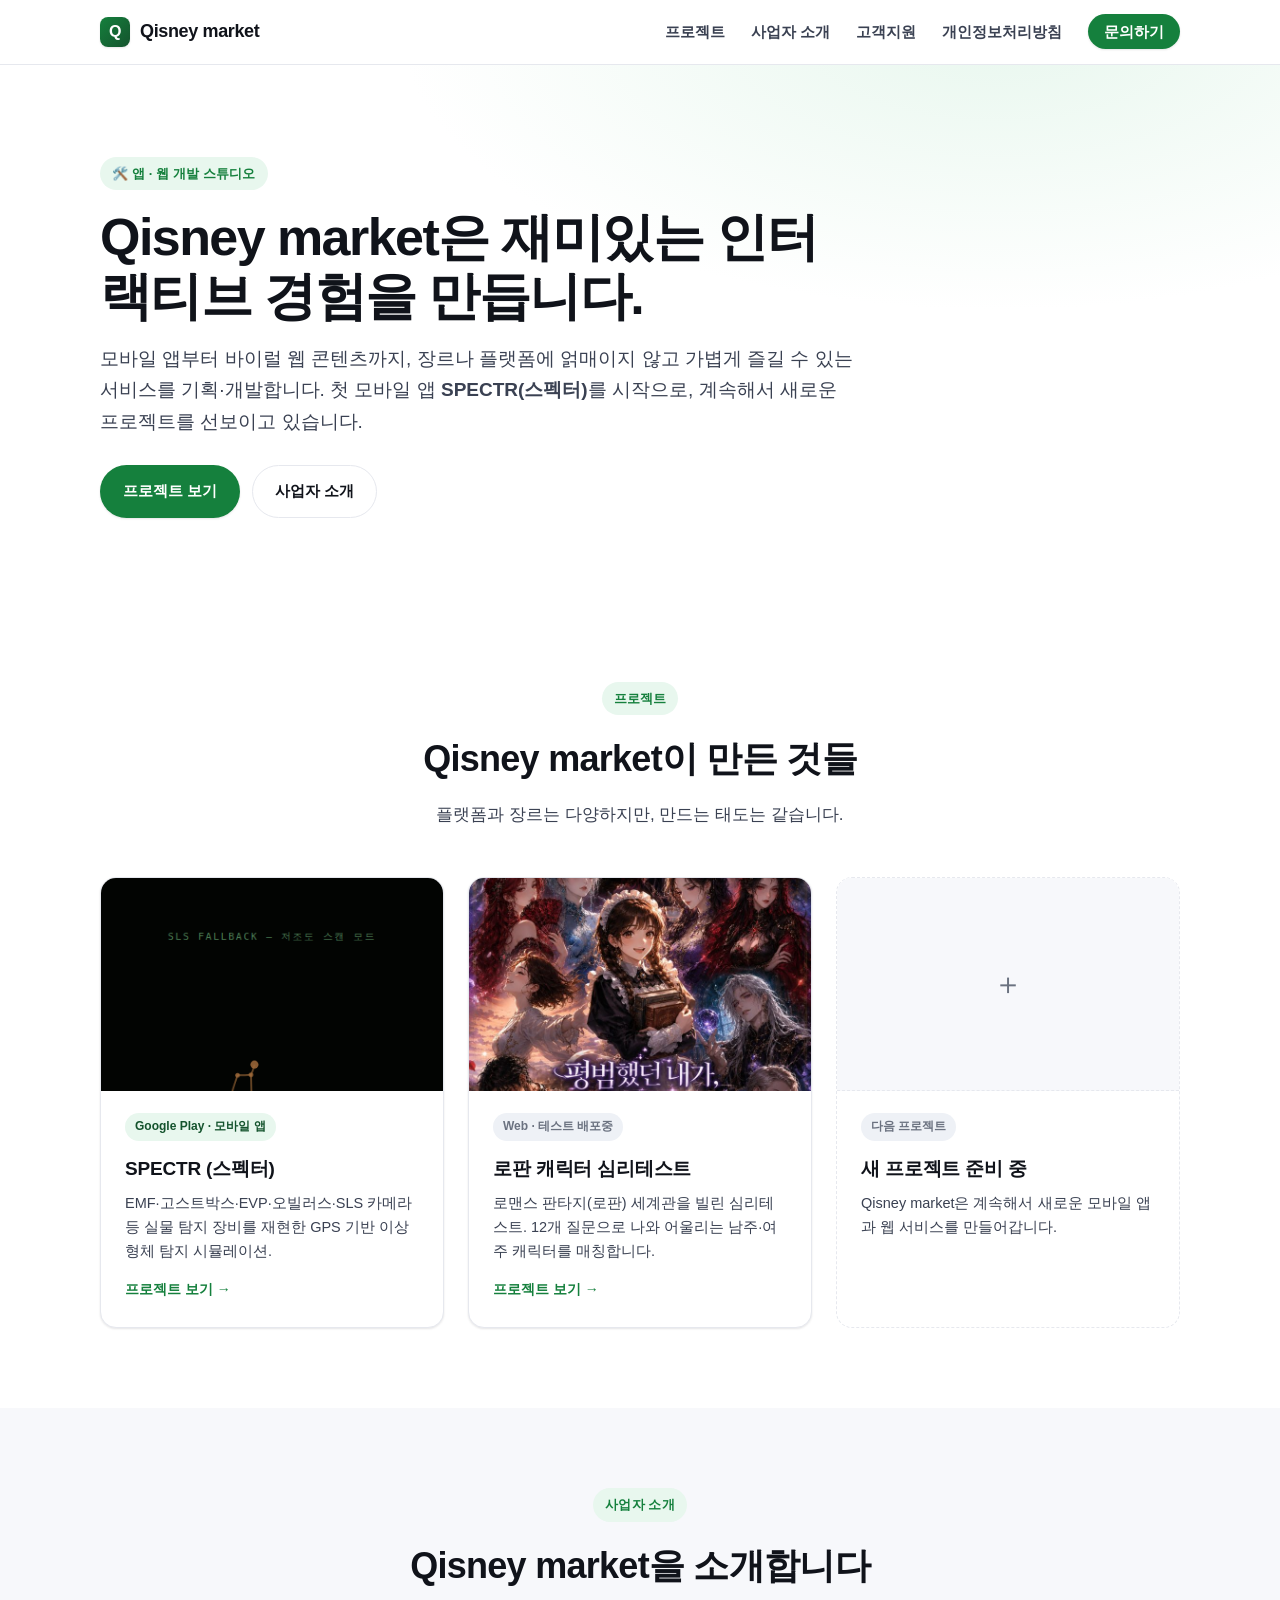
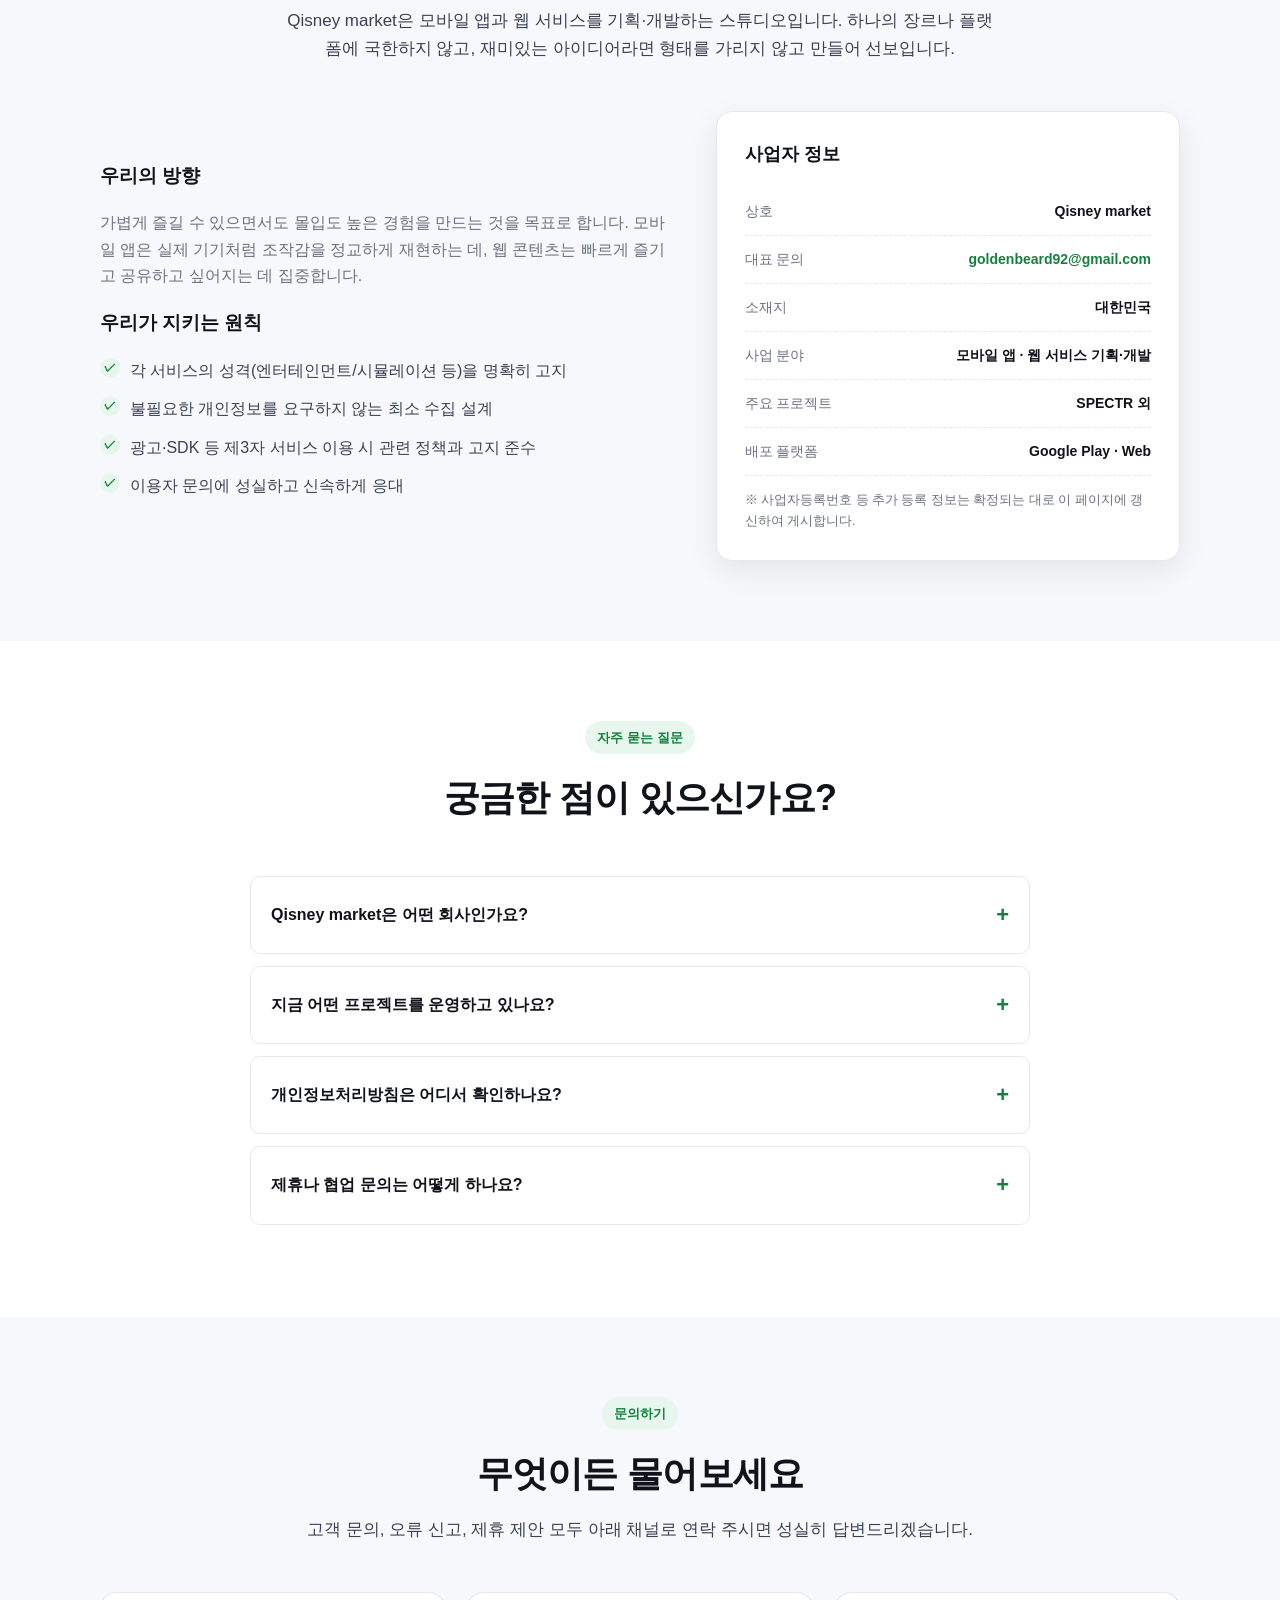
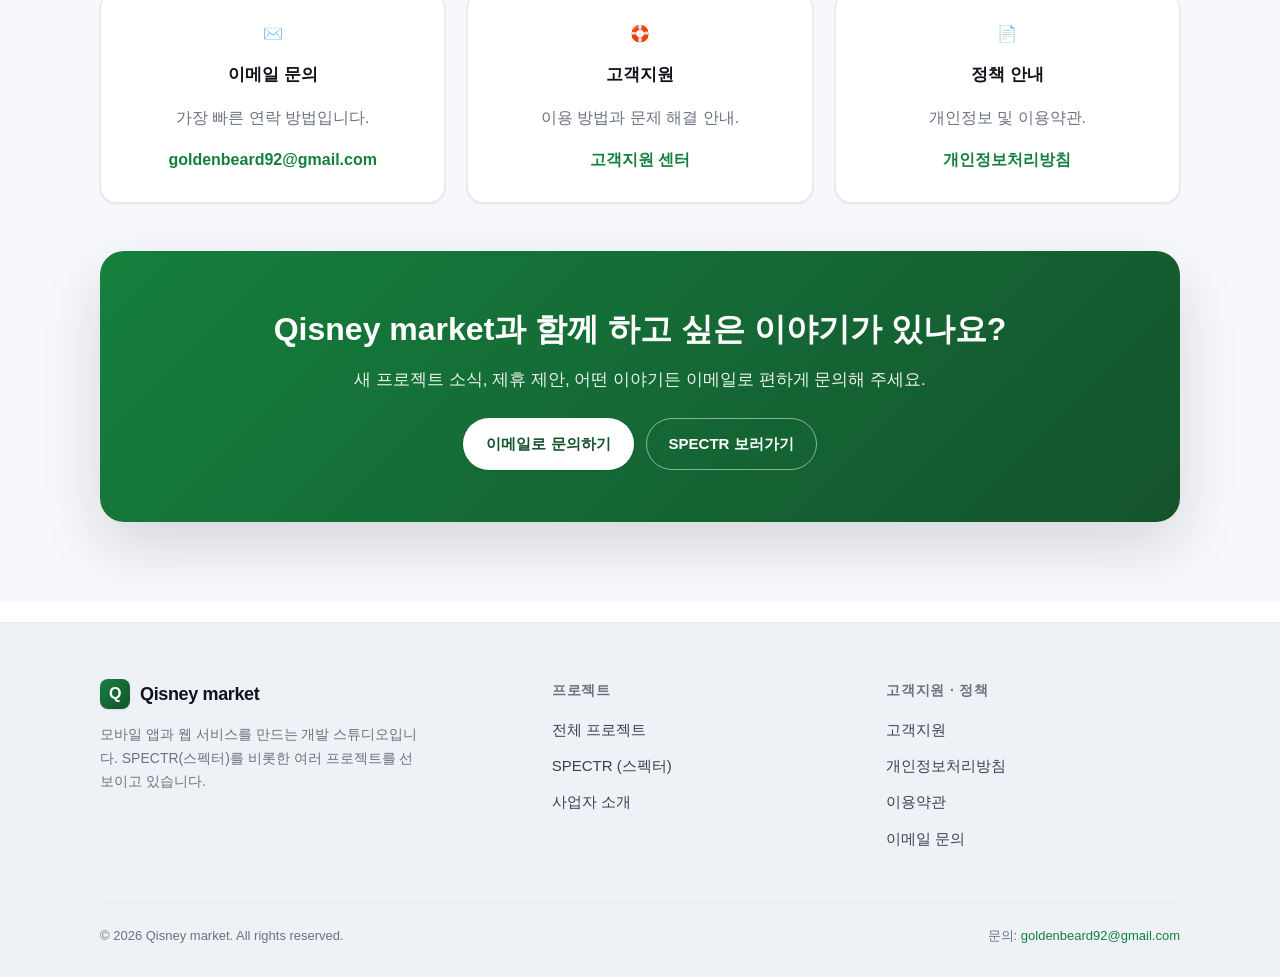
<file: index.html>
<!DOCTYPE html>
<html lang="ko">
<head>
  <meta charset="UTF-8" />
  <meta name="viewport" content="width=device-width, initial-scale=1.0" />
  <title>Qisney market — 앱 · 웹 개발 스튜디오</title>
  <meta name="description" content="Qisney market은 모바일 앱과 웹 서비스를 만드는 개발 스튜디오입니다. 이상형체 탐지 시뮬레이션 앱 'SPECTR(스펙터)'와 로맨스 판타지 캐릭터 심리테스트 등 다양한 프로젝트를 선보이고 있습니다." />
  <meta name="keywords" content="Qisney market, SPECTR, 스펙터, 앱 개발자, 인디 개발 스튜디오, 로판 캐릭터 심리테스트" />
  <meta name="author" content="Qisney market" />
  <meta name="robots" content="index, follow" />
  <meta name="google-site-verification" content="S5WT074zvHAZb0Fl3LYh2MJYpYJ0qAsKTHVFyuY2qgQ" />

  <!-- Open Graph -->
  <meta property="og:type" content="website" />
  <meta property="og:site_name" content="Qisney market" />
  <meta property="og:title" content="Qisney market — 앱 · 웹 개발 스튜디오" />
  <meta property="og:description" content="모바일 앱과 웹 서비스를 만드는 Qisney market의 공식 웹사이트. SPECTR(스펙터) 외 여러 프로젝트를 소개합니다." />
  <meta property="og:locale" content="ko_KR" />
  <meta property="og:image" content="https://kk119kr.github.io/Qisney_area/assets/img/app-icon.png" />

  <link rel="icon" type="image/png" href="assets/img/app-icon.png" />
  <link rel="stylesheet" href="assets/css/style.css" />

  <script type="application/ld+json">
  {
    "@context": "https://schema.org",
    "@type": "Organization",
    "name": "Qisney market",
    "url": "https://kk119kr.github.io/Qisney_area/",
    "logo": "https://kk119kr.github.io/Qisney_area/assets/img/app-icon.png",
    "email": "goldenbeard92@gmail.com",
    "description": "Qisney market은 모바일 앱과 웹 서비스를 기획·개발하는 스튜디오입니다. 이상형체 탐지 시뮬레이션 앱 SPECTR(스펙터)을 비롯한 여러 프로젝트를 운영합니다.",
    "address": {
      "@type": "PostalAddress",
      "addressCountry": "KR"
    },
    "contactPoint": {
      "@type": "ContactPoint",
      "contactType": "customer support",
      "email": "goldenbeard92@gmail.com",
      "availableLanguage": ["Korean"]
    }
  }
  </script>
</head>
<body>

  <!-- ============ Header ============ -->
  <header class="site-header">
    <div class="container nav">
      <a href="index.html" class="brand">
        <span class="logo">Q</span>
        <span>Qisney market</span>
      </a>
      <button class="nav-toggle" aria-label="메뉴 열기" aria-expanded="false">
        <svg width="24" height="24" viewBox="0 0 24 24" fill="none" stroke="currentColor" stroke-width="2" stroke-linecap="round"><line x1="3" y1="6" x2="21" y2="6"/><line x1="3" y1="12" x2="21" y2="12"/><line x1="3" y1="18" x2="21" y2="18"/></svg>
      </button>
      <ul class="nav-links">
        <li><a href="#projects">프로젝트</a></li>
        <li><a href="#company">사업자 소개</a></li>
        <li><a href="support.html">고객지원</a></li>
        <li><a href="privacy.html">개인정보처리방침</a></li>
        <li><a href="#contact" class="nav-cta">문의하기</a></li>
      </ul>
    </div>
  </header>

  <!-- ============ Hero ============ -->
  <section class="hero">
    <div class="container hero-grid" style="grid-template-columns: 1fr;">
      <div class="hero-copy" style="max-width: 760px;">
        <span class="eyebrow">🛠️ 앱 · 웹 개발 스튜디오</span>
        <h1>Qisney market은 재미있는 인터랙티브 경험을 만듭니다.</h1>
        <p class="lead">
          모바일 앱부터 바이럴 웹 콘텐츠까지, 장르나 플랫폼에 얽매이지 않고 가볍게
          즐길 수 있는 서비스를 기획·개발합니다. 첫 모바일 앱 <strong>SPECTR(스펙터)</strong>를
          시작으로, 계속해서 새로운 프로젝트를 선보이고 있습니다.
        </p>
        <div class="hero-actions">
          <a href="#projects" class="btn btn-primary">프로젝트 보기</a>
          <a href="#company" class="btn btn-ghost">사업자 소개</a>
        </div>
      </div>
    </div>
  </section>

  <!-- ============ Projects ============ -->
  <section class="block" id="projects">
    <div class="container">
      <div class="section-head">
        <span class="eyebrow">프로젝트</span>
        <h2>Qisney market이 만든 것들</h2>
        <p>플랫폼과 장르는 다양하지만, 만드는 태도는 같습니다.</p>
      </div>

      <div class="project-grid">
        <a href="spectr.html" class="project-card">
          <div class="project-thumb">
            <img src="assets/img/screenshots/sls.png" alt="SPECTR 앱 스크린샷 — SLS 카메라로 이상형체 골격을 탐지한 화면" loading="lazy" />
          </div>
          <div class="project-body">
            <span class="project-tag">Google Play · 모바일 앱</span>
            <h3>SPECTR (스펙터)</h3>
            <p>EMF·고스트박스·EVP·오빌러스·SLS 카메라 등 실물 탐지 장비를 재현한 GPS 기반 이상형체 탐지 시뮬레이션.</p>
            <span class="project-link">프로젝트 보기 →</span>
          </div>
        </a>

        <a href="romance-quiz.html" class="project-card">
          <div class="project-thumb">
            <img src="assets/img/romance-quiz-cover.jpg" alt="현실에선 평범했던 내가, 로판에선 OOO?! — 로판 캐릭터 심리테스트 커버 이미지" loading="lazy" />
          </div>
          <div class="project-body">
            <span class="project-tag tag-muted">Web · 테스트 배포중</span>
            <h3>로판 캐릭터 심리테스트</h3>
            <p>로맨스 판타지(로판) 세계관을 빌린 심리테스트. 12개 질문으로 나와 어울리는 남주·여주 캐릭터를 매칭합니다.</p>
            <span class="project-link">프로젝트 보기 →</span>
          </div>
        </a>

        <div class="project-card project-card-next">
          <div class="project-thumb next">＋</div>
          <div class="project-body">
            <span class="project-tag tag-muted">다음 프로젝트</span>
            <h3>새 프로젝트 준비 중</h3>
            <p>Qisney market은 계속해서 새로운 모바일 앱과 웹 서비스를 만들어갑니다.</p>
          </div>
        </div>
      </div>
    </div>
  </section>

  <!-- ============ Company / business ============ -->
  <section class="block bg-soft" id="company">
    <div class="container">
      <div class="section-head">
        <span class="eyebrow">사업자 소개</span>
        <h2>Qisney market을 소개합니다</h2>
        <p>
          Qisney market은 모바일 앱과 웹 서비스를 기획·개발하는 스튜디오입니다.
          하나의 장르나 플랫폼에 국한하지 않고, 재미있는 아이디어라면 형태를
          가리지 않고 만들어 선보입니다.
        </p>
      </div>

      <div class="about-grid">
        <div>
          <h3 class="mt-0">우리의 방향</h3>
          <p class="muted">
            가볍게 즐길 수 있으면서도 몰입도 높은 경험을 만드는 것을 목표로 합니다.
            모바일 앱은 실제 기기처럼 조작감을 정교하게 재현하는 데, 웹 콘텐츠는
            빠르게 즐기고 공유하고 싶어지는 데 집중합니다.
          </p>
          <h3>우리가 지키는 원칙</h3>
          <ul>
            <li>각 서비스의 성격(엔터테인먼트/시뮬레이션 등)을 명확히 고지</li>
            <li>불필요한 개인정보를 요구하지 않는 최소 수집 설계</li>
            <li>광고·SDK 등 제3자 서비스 이용 시 관련 정책과 고지 준수</li>
            <li>이용자 문의에 성실하고 신속하게 응대</li>
          </ul>
        </div>
        <div class="info-card">
          <h3>사업자 정보</h3>
          <div class="info-row"><span class="k">상호</span><span class="v">Qisney market</span></div>
          <div class="info-row"><span class="k">대표 문의</span><span class="v"><a href="mailto:goldenbeard92@gmail.com">goldenbeard92@gmail.com</a></span></div>
          <div class="info-row"><span class="k">소재지</span><span class="v">대한민국</span></div>
          <div class="info-row"><span class="k">사업 분야</span><span class="v">모바일 앱 · 웹 서비스 기획·개발</span></div>
          <div class="info-row"><span class="k">주요 프로젝트</span><span class="v">SPECTR 외</span></div>
          <div class="info-row"><span class="k">배포 플랫폼</span><span class="v">Google Play · Web</span></div>
          <p class="muted" style="font-size:12.5px;margin:14px 0 0;">
            ※ 사업자등록번호 등 추가 등록 정보는 확정되는 대로 이 페이지에 갱신하여 게시합니다.
          </p>
        </div>
      </div>
    </div>
  </section>

  <!-- ============ FAQ ============ -->
  <section class="block" id="faq">
    <div class="container">
      <div class="section-head">
        <span class="eyebrow">자주 묻는 질문</span>
        <h2>궁금한 점이 있으신가요?</h2>
      </div>
      <div class="faq">
        <details>
          <summary>Qisney market은 어떤 회사인가요?</summary>
          <p>모바일 앱과 웹 서비스를 만드는 개발 스튜디오입니다. 특정 장르나 플랫폼에 국한하지 않고, 여러 형태의 인터랙티브 콘텐츠를 기획·개발합니다.</p>
        </details>
        <details>
          <summary>지금 어떤 프로젝트를 운영하고 있나요?</summary>
          <p>첫 모바일 앱 <a href="spectr.html">SPECTR(스펙터)</a>를 Google Play에 준비하고 있고, 웹 기반 <a href="romance-quiz.html">로판 캐릭터 심리테스트</a>도 함께 테스트·배포하고 있습니다. 새 프로젝트는 이 페이지의 "프로젝트" 섹션에 계속 추가될 예정입니다.</p>
        </details>
        <details>
          <summary>개인정보처리방침은 어디서 확인하나요?</summary>
          <p>현재 게시된 <a href="privacy.html">개인정보처리방침</a>은 SPECTR 앱을 기준으로 작성되어 있습니다. 다른 프로젝트가 정식 출시되면 각 서비스별 정책을 별도로 게시할 예정입니다.</p>
        </details>
        <details>
          <summary>제휴나 협업 문의는 어떻게 하나요?</summary>
          <p>아래 이메일로 언제든 연락 주세요. 내용을 확인하고 성실히 답변드리겠습니다.</p>
        </details>
      </div>
    </div>
  </section>

  <!-- ============ Contact ============ -->
  <section class="block bg-soft" id="contact">
    <div class="container">
      <div class="section-head">
        <span class="eyebrow">문의하기</span>
        <h2>무엇이든 물어보세요</h2>
        <p>고객 문의, 오류 신고, 제휴 제안 모두 아래 채널로 연락 주시면 성실히 답변드리겠습니다.</p>
      </div>
      <div class="contact-grid">
        <div class="contact-card">
          <div class="ficon">✉️</div>
          <h3>이메일 문의</h3>
          <p class="muted">가장 빠른 연락 방법입니다.</p>
          <a href="mailto:goldenbeard92@gmail.com">goldenbeard92@gmail.com</a>
        </div>
        <div class="contact-card">
          <div class="ficon">🛟</div>
          <h3>고객지원</h3>
          <p class="muted">이용 방법과 문제 해결 안내.</p>
          <a href="support.html">고객지원 센터</a>
        </div>
        <div class="contact-card">
          <div class="ficon">📄</div>
          <h3>정책 안내</h3>
          <p class="muted">개인정보 및 이용약관.</p>
          <a href="privacy.html">개인정보처리방침</a>
        </div>
      </div>

      <div style="margin-top:48px;">
        <div class="cta-band">
          <h2>Qisney market과 함께 하고 싶은 이야기가 있나요?</h2>
          <p>새 프로젝트 소식, 제휴 제안, 어떤 이야기든 이메일로 편하게 문의해 주세요.</p>
          <div class="hero-actions" style="justify-content:center;">
            <a href="mailto:goldenbeard92@gmail.com" class="btn btn-primary">이메일로 문의하기</a>
            <a href="spectr.html" class="btn btn-ghost">SPECTR 보러가기</a>
          </div>
        </div>
      </div>
    </div>
  </section>

  <!-- ============ Footer ============ -->
  <footer class="site-footer">
    <div class="container">
      <div class="footer-grid">
        <div class="footer-about">
          <a href="index.html" class="brand">
            <span class="logo">Q</span><span>Qisney market</span>
          </a>
          <p>모바일 앱과 웹 서비스를 만드는 개발 스튜디오입니다. SPECTR(스펙터)를 비롯한 여러 프로젝트를 선보이고 있습니다.</p>
        </div>
        <div class="footer-col">
          <h4>프로젝트</h4>
          <ul>
            <li><a href="#projects">전체 프로젝트</a></li>
            <li><a href="spectr.html">SPECTR (스펙터)</a></li>
            <li><a href="#company">사업자 소개</a></li>
          </ul>
        </div>
        <div class="footer-col">
          <h4>고객지원 · 정책</h4>
          <ul>
            <li><a href="support.html">고객지원</a></li>
            <li><a href="privacy.html">개인정보처리방침</a></li>
            <li><a href="terms.html">이용약관</a></li>
            <li><a href="mailto:goldenbeard92@gmail.com">이메일 문의</a></li>
          </ul>
        </div>
      </div>
      <div class="footer-bottom">
        <span>© <span data-year>2026</span> Qisney market. All rights reserved.</span>
        <span>문의: <a href="mailto:goldenbeard92@gmail.com">goldenbeard92@gmail.com</a></span>
      </div>
    </div>
  </footer>

  <script src="assets/js/main.js"></script>
</body>
</html>
</file>
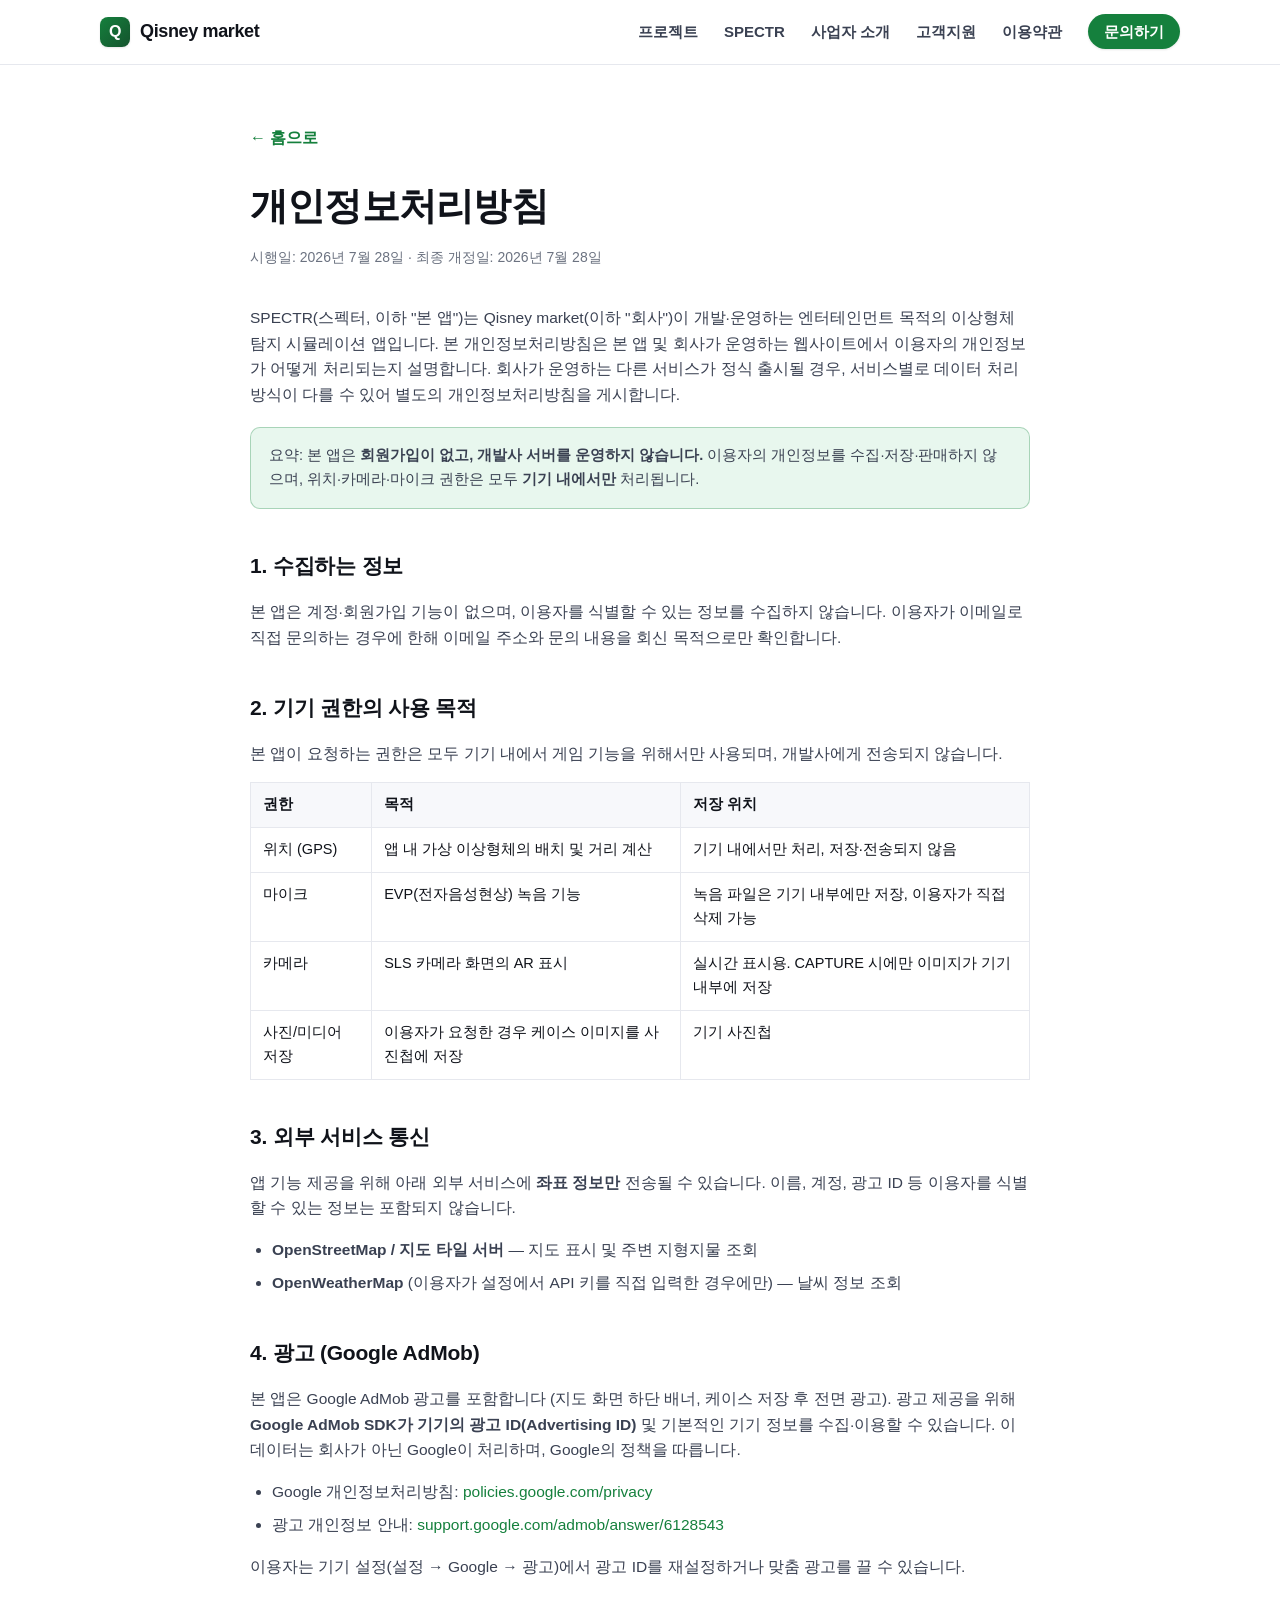
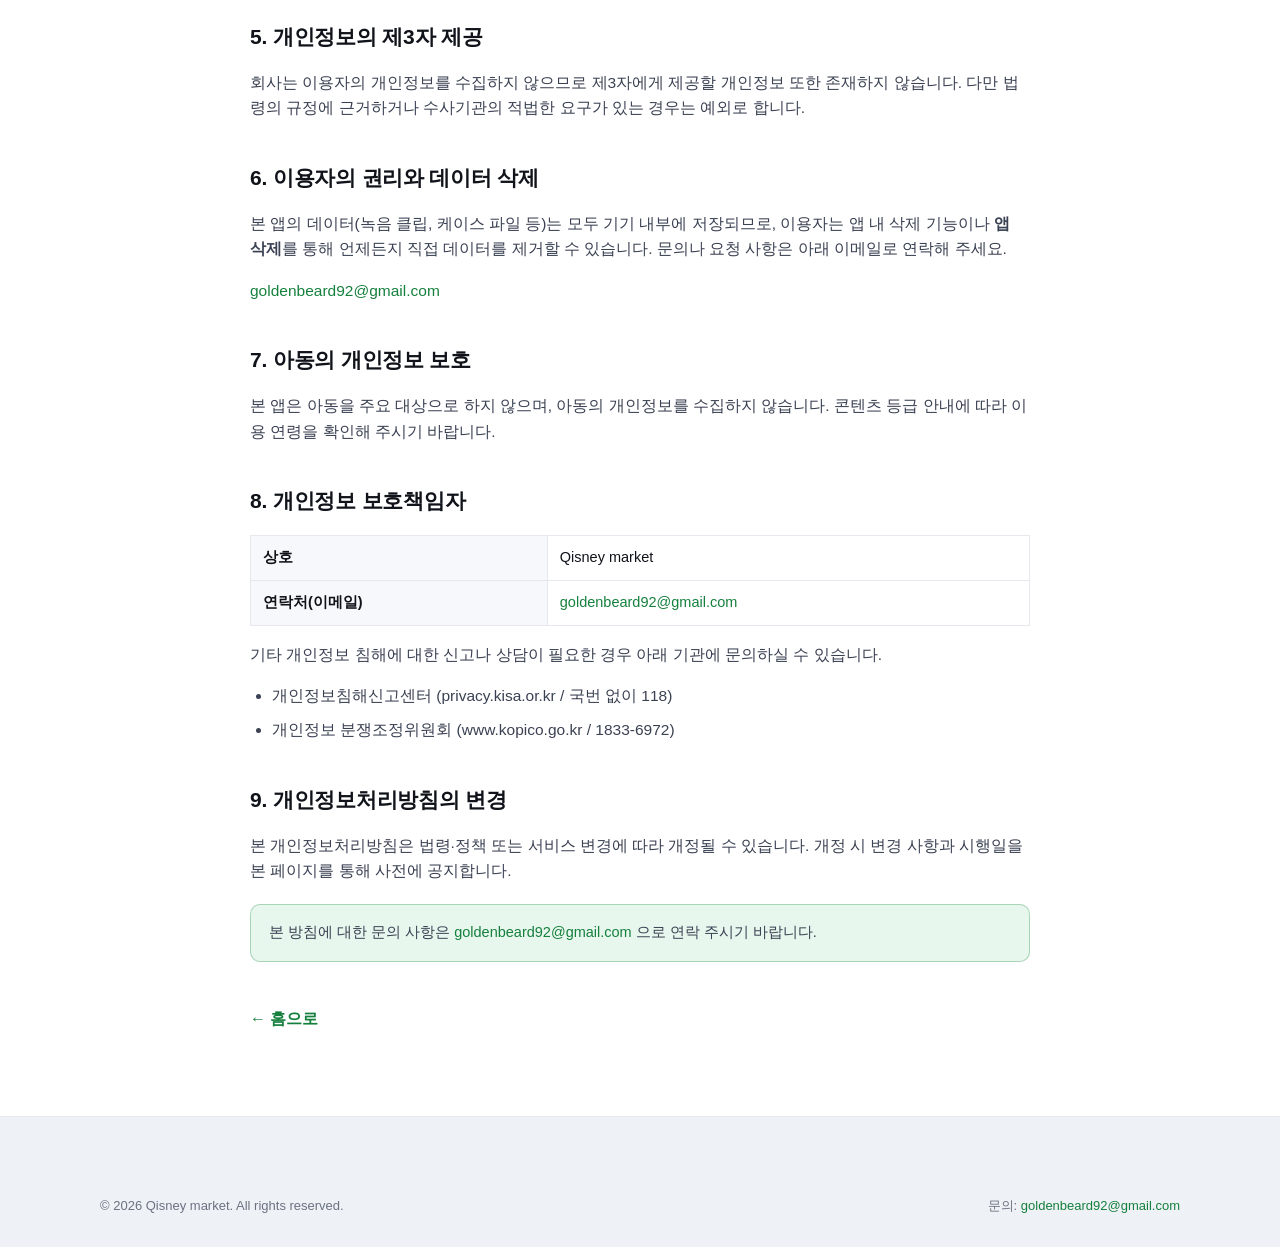
<file: privacy.html>
<!DOCTYPE html>
<html lang="ko">
<head>
  <meta charset="UTF-8" />
  <meta name="viewport" content="width=device-width, initial-scale=1.0" />
  <title>개인정보처리방침 — SPECTR (Qisney market)</title>
  <meta name="description" content="SPECTR(스펙터) 앱 및 Qisney market 웹사이트의 개인정보처리방침. 수집하는 정보(없음), 기기 권한 사용 목적, 외부 서비스 통신, 광고(AdMob) 관련 고지를 안내합니다." />
  <meta name="robots" content="index, follow" />
  <link rel="icon" type="image/png" href="assets/img/app-icon.png" />
  <link rel="stylesheet" href="assets/css/style.css" />
</head>
<body>

  <header class="site-header">
    <div class="container nav">
      <a href="index.html" class="brand"><span class="logo">Q</span><span>Qisney market</span></a>
      <button class="nav-toggle" aria-label="메뉴 열기" aria-expanded="false">
        <svg width="24" height="24" viewBox="0 0 24 24" fill="none" stroke="currentColor" stroke-width="2" stroke-linecap="round"><line x1="3" y1="6" x2="21" y2="6"/><line x1="3" y1="12" x2="21" y2="12"/><line x1="3" y1="18" x2="21" y2="18"/></svg>
      </button>
      <ul class="nav-links">
        <li><a href="index.html#projects">프로젝트</a></li>
        <li><a href="spectr.html">SPECTR</a></li>
        <li><a href="index.html#company">사업자 소개</a></li>
        <li><a href="support.html">고객지원</a></li>
        <li><a href="terms.html">이용약관</a></li>
        <li><a href="index.html#contact" class="nav-cta">문의하기</a></li>
      </ul>
    </div>
  </header>

  <main class="doc">
    <a href="index.html" class="back">← 홈으로</a>
    <h1>개인정보처리방침</h1>
    <p class="updated">시행일: 2026년 7월 28일 · 최종 개정일: 2026년 7월 28일</p>

    <p>
      SPECTR(스펙터, 이하 "본 앱")는 Qisney market(이하 "회사")이 개발·운영하는
      엔터테인먼트 목적의 이상형체 탐지 시뮬레이션 앱입니다. 본 개인정보처리방침은
      본 앱 및 회사가 운영하는 웹사이트에서 이용자의 개인정보가 어떻게 처리되는지
      설명합니다. 회사가 운영하는 다른 서비스가 정식 출시될 경우, 서비스별로
      데이터 처리 방식이 다를 수 있어 별도의 개인정보처리방침을 게시합니다.
    </p>

    <div class="callout">
      요약: 본 앱은 <strong>회원가입이 없고, 개발사 서버를 운영하지 않습니다.</strong>
      이용자의 개인정보를 수집·저장·판매하지 않으며, 위치·카메라·마이크 권한은
      모두 <strong>기기 내에서만</strong> 처리됩니다.
    </div>

    <h2>1. 수집하는 정보</h2>
    <p>
      본 앱은 계정·회원가입 기능이 없으며, 이용자를 식별할 수 있는 정보를 수집하지
      않습니다. 이용자가 이메일로 직접 문의하는 경우에 한해 이메일 주소와 문의
      내용을 회신 목적으로만 확인합니다.
    </p>

    <h2>2. 기기 권한의 사용 목적</h2>
    <p>본 앱이 요청하는 권한은 모두 기기 내에서 게임 기능을 위해서만 사용되며, 개발사에게 전송되지 않습니다.</p>
    <table>
      <thead>
        <tr><th>권한</th><th>목적</th><th>저장 위치</th></tr>
      </thead>
      <tbody>
        <tr>
          <td>위치 (GPS)</td>
          <td>앱 내 가상 이상형체의 배치 및 거리 계산</td>
          <td>기기 내에서만 처리, 저장·전송되지 않음</td>
        </tr>
        <tr>
          <td>마이크</td>
          <td>EVP(전자음성현상) 녹음 기능</td>
          <td>녹음 파일은 기기 내부에만 저장, 이용자가 직접 삭제 가능</td>
        </tr>
        <tr>
          <td>카메라</td>
          <td>SLS 카메라 화면의 AR 표시</td>
          <td>실시간 표시용. CAPTURE 시에만 이미지가 기기 내부에 저장</td>
        </tr>
        <tr>
          <td>사진/미디어 저장</td>
          <td>이용자가 요청한 경우 케이스 이미지를 사진첩에 저장</td>
          <td>기기 사진첩</td>
        </tr>
      </tbody>
    </table>

    <h2>3. 외부 서비스 통신</h2>
    <p>
      앱 기능 제공을 위해 아래 외부 서비스에 <strong>좌표 정보만</strong> 전송될 수
      있습니다. 이름, 계정, 광고 ID 등 이용자를 식별할 수 있는 정보는 포함되지
      않습니다.
    </p>
    <ul>
      <li><strong>OpenStreetMap / 지도 타일 서버</strong> — 지도 표시 및 주변 지형지물 조회</li>
      <li><strong>OpenWeatherMap</strong> (이용자가 설정에서 API 키를 직접 입력한 경우에만) — 날씨 정보 조회</li>
    </ul>

    <h2>4. 광고 (Google AdMob)</h2>
    <p>
      본 앱은 Google AdMob 광고를 포함합니다 (지도 화면 하단 배너, 케이스 저장 후
      전면 광고). 광고 제공을 위해 <strong>Google AdMob SDK가 기기의 광고 ID(Advertising ID)</strong>
      및 기본적인 기기 정보를 수집·이용할 수 있습니다. 이 데이터는 회사가 아닌
      Google이 처리하며, Google의 정책을 따릅니다.
    </p>
    <ul>
      <li>Google 개인정보처리방침: <a href="https://policies.google.com/privacy" target="_blank" rel="noopener">policies.google.com/privacy</a></li>
      <li>광고 개인정보 안내: <a href="https://support.google.com/admob/answer/6128543" target="_blank" rel="noopener">support.google.com/admob/answer/6128543</a></li>
    </ul>
    <p>
      이용자는 기기 설정(설정 → Google → 광고)에서 광고 ID를 재설정하거나 맞춤
      광고를 끌 수 있습니다.
    </p>

    <h2>5. 개인정보의 제3자 제공</h2>
    <p>
      회사는 이용자의 개인정보를 수집하지 않으므로 제3자에게 제공할 개인정보 또한
      존재하지 않습니다. 다만 법령의 규정에 근거하거나 수사기관의 적법한 요구가
      있는 경우는 예외로 합니다.
    </p>

    <h2>6. 이용자의 권리와 데이터 삭제</h2>
    <p>
      본 앱의 데이터(녹음 클립, 케이스 파일 등)는 모두 기기 내부에 저장되므로,
      이용자는 앱 내 삭제 기능이나 <strong>앱 삭제</strong>를 통해 언제든지 직접
      데이터를 제거할 수 있습니다. 문의나 요청 사항은 아래 이메일로 연락해 주세요.
    </p>
    <p><a href="mailto:goldenbeard92@gmail.com">goldenbeard92@gmail.com</a></p>

    <h2>7. 아동의 개인정보 보호</h2>
    <p>
      본 앱은 아동을 주요 대상으로 하지 않으며, 아동의 개인정보를 수집하지
      않습니다. 콘텐츠 등급 안내에 따라 이용 연령을 확인해 주시기 바랍니다.
    </p>

    <h2>8. 개인정보 보호책임자</h2>
    <table>
      <tbody>
        <tr><th>상호</th><td>Qisney market</td></tr>
        <tr><th>연락처(이메일)</th><td><a href="mailto:goldenbeard92@gmail.com">goldenbeard92@gmail.com</a></td></tr>
      </tbody>
    </table>
    <p>
      기타 개인정보 침해에 대한 신고나 상담이 필요한 경우 아래 기관에 문의하실 수 있습니다.
    </p>
    <ul>
      <li>개인정보침해신고센터 (privacy.kisa.or.kr / 국번 없이 118)</li>
      <li>개인정보 분쟁조정위원회 (www.kopico.go.kr / 1833-6972)</li>
    </ul>

    <h2>9. 개인정보처리방침의 변경</h2>
    <p>
      본 개인정보처리방침은 법령·정책 또는 서비스 변경에 따라 개정될 수 있습니다.
      개정 시 변경 사항과 시행일을 본 페이지를 통해 사전에 공지합니다.
    </p>

    <div class="callout">
      본 방침에 대한 문의 사항은 <a href="mailto:goldenbeard92@gmail.com">goldenbeard92@gmail.com</a>
      으로 연락 주시기 바랍니다.
    </div>

    <a href="index.html" class="back" style="margin-top:24px;">← 홈으로</a>
  </main>

  <footer class="site-footer">
    <div class="container">
      <div class="footer-bottom" style="border-top:0;margin-top:0;">
        <span>© <span data-year>2026</span> Qisney market. All rights reserved.</span>
        <span>문의: <a href="mailto:goldenbeard92@gmail.com">goldenbeard92@gmail.com</a></span>
      </div>
    </div>
  </footer>

  <script src="assets/js/main.js"></script>
</body>
</html>
</file>
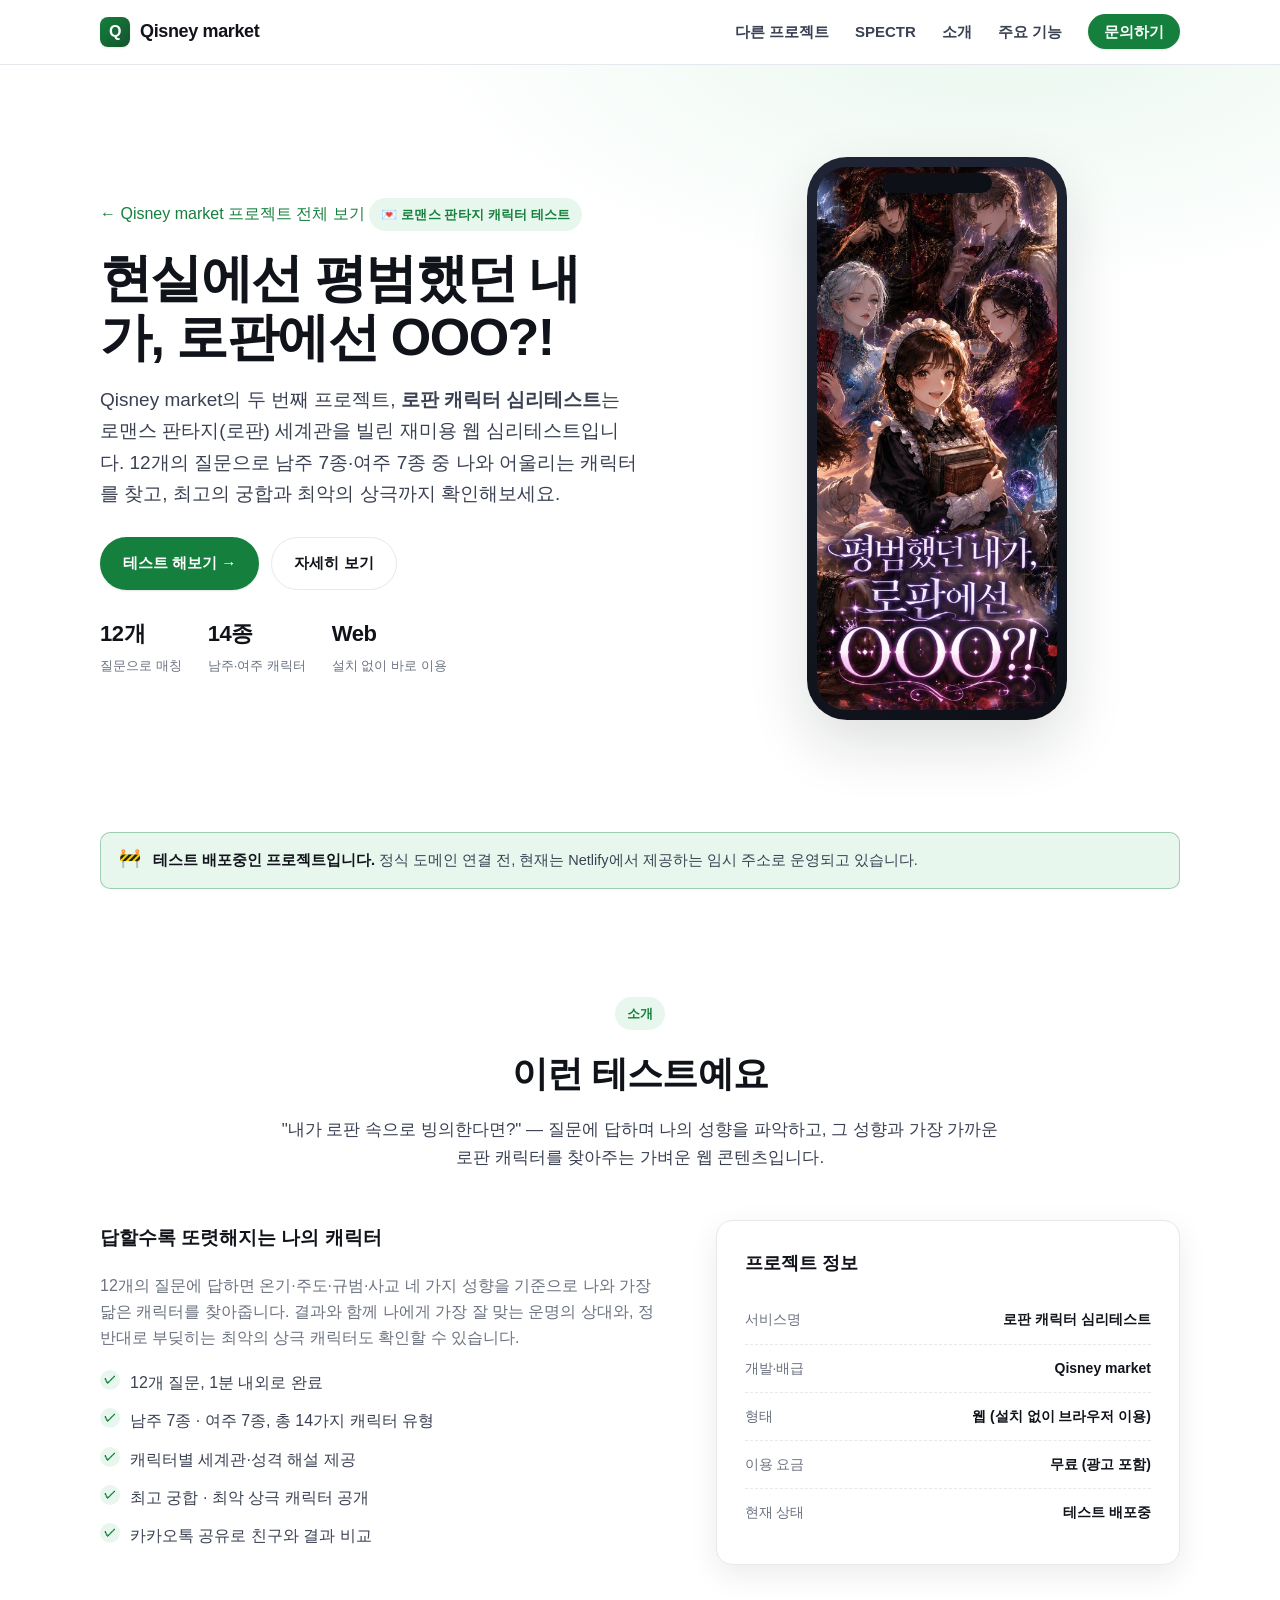
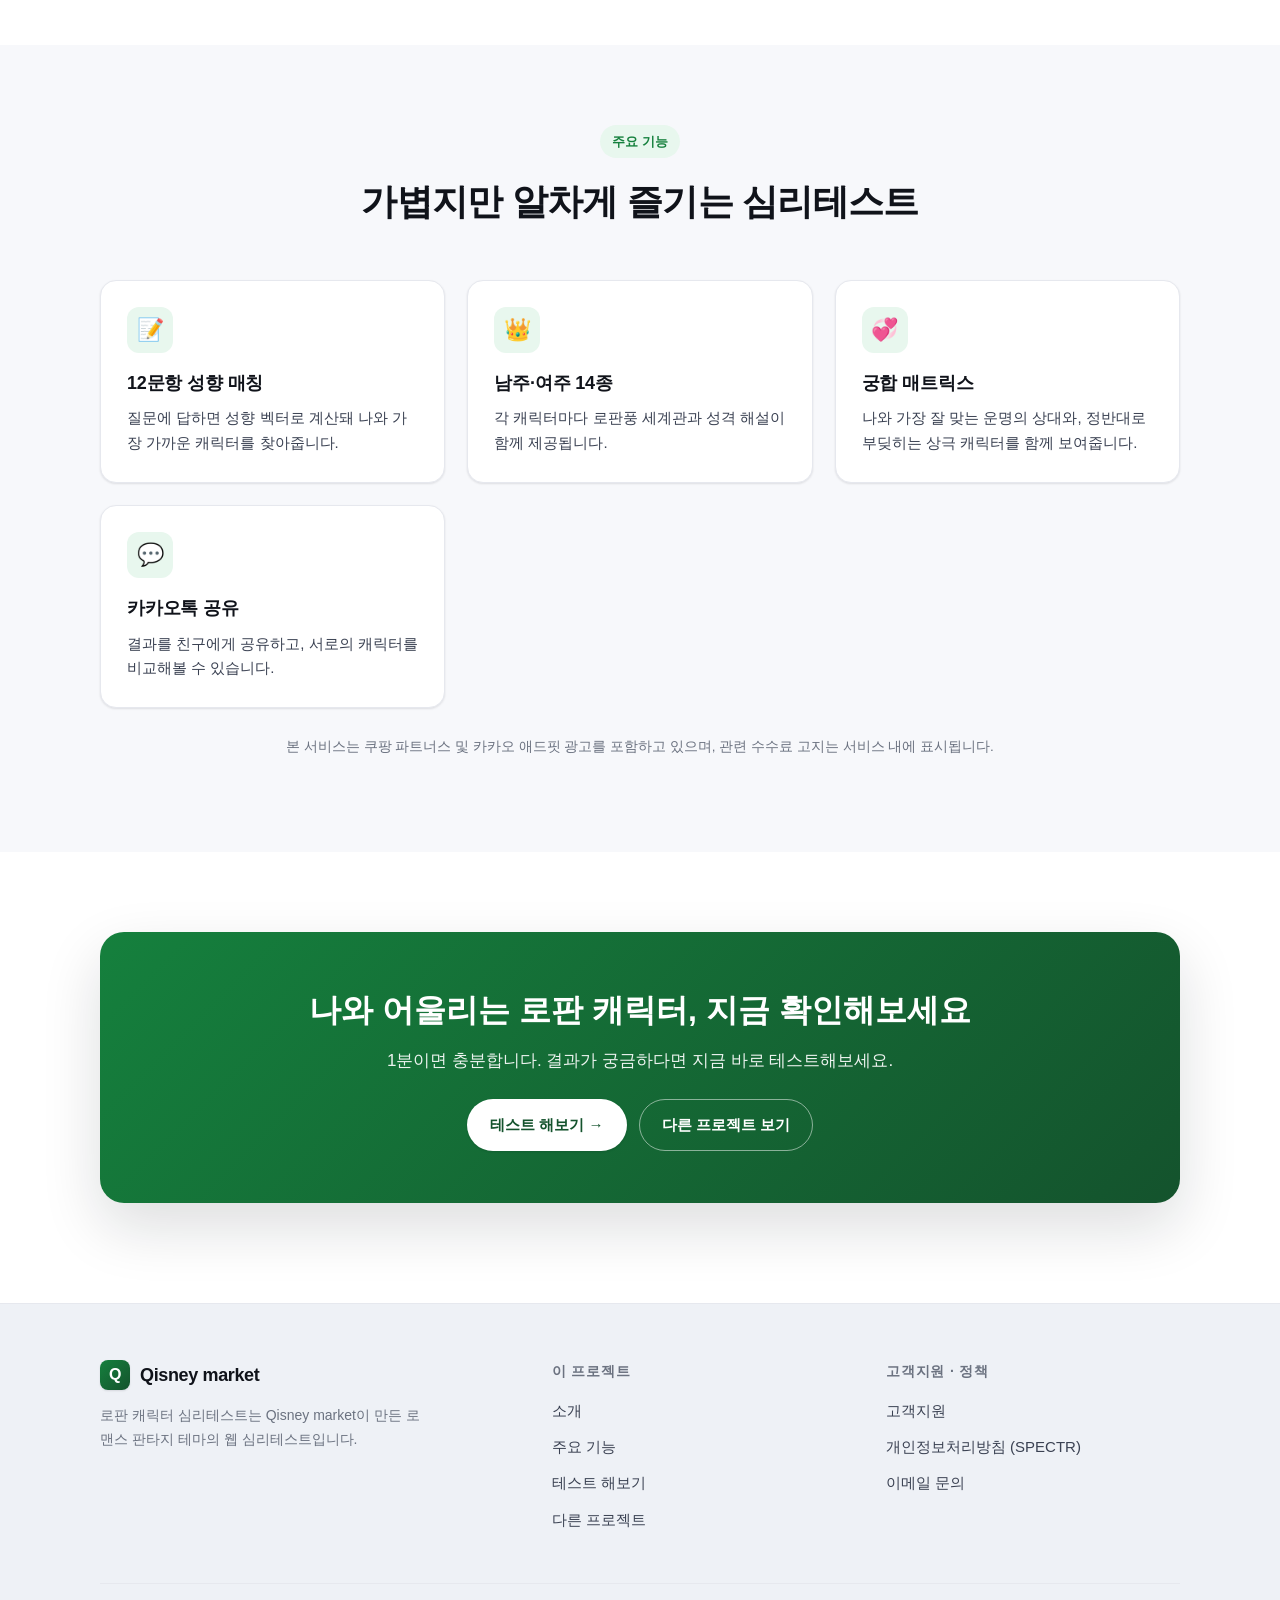
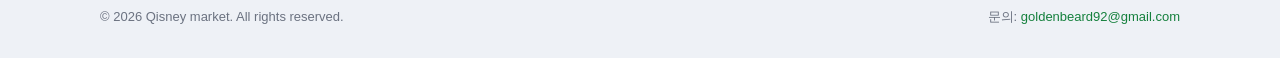
<file: romance-quiz.html>
<!DOCTYPE html>
<html lang="ko">
<head>
  <meta charset="UTF-8" />
  <meta name="viewport" content="width=device-width, initial-scale=1.0" />
  <title>로판 캐릭터 심리테스트 — Qisney market</title>
  <meta name="description" content="Qisney market이 만든 로맨스 판타지(로판) 캐릭터 심리테스트. 12개 질문으로 남주 7종·여주 7종 중 나와 어울리는 캐릭터와 최고 궁합·최악 상극을 확인하세요." />
  <meta name="keywords" content="로판 캐릭터 심리테스트, 로맨스 판타지, 심리테스트, Qisney market" />
  <meta name="robots" content="index, follow" />

  <meta property="og:type" content="website" />
  <meta property="og:site_name" content="Qisney market" />
  <meta property="og:title" content="현실에선 평범했던 내가, 로판에선 OOO?! — 로판 캐릭터 심리테스트" />
  <meta property="og:description" content="12개 질문으로 나와 어울리는 로판 캐릭터를 찾아보세요." />
  <meta property="og:locale" content="ko_KR" />
  <meta property="og:image" content="https://kk119kr.github.io/Qisney_area/assets/img/romance-quiz-cover.jpg" />

  <link rel="icon" type="image/png" href="assets/img/app-icon.png" />
  <link rel="stylesheet" href="assets/css/style.css" />
</head>
<body>

  <!-- ============ Header ============ -->
  <header class="site-header">
    <div class="container nav">
      <a href="index.html" class="brand">
        <span class="logo">Q</span>
        <span>Qisney market</span>
      </a>
      <button class="nav-toggle" aria-label="메뉴 열기" aria-expanded="false">
        <svg width="24" height="24" viewBox="0 0 24 24" fill="none" stroke="currentColor" stroke-width="2" stroke-linecap="round"><line x1="3" y1="6" x2="21" y2="6"/><line x1="3" y1="12" x2="21" y2="12"/><line x1="3" y1="18" x2="21" y2="18"/></svg>
      </button>
      <ul class="nav-links">
        <li><a href="index.html#projects">다른 프로젝트</a></li>
        <li><a href="spectr.html">SPECTR</a></li>
        <li><a href="#about">소개</a></li>
        <li><a href="#features">주요 기능</a></li>
        <li><a href="index.html#contact" class="nav-cta">문의하기</a></li>
      </ul>
    </div>
  </header>

  <!-- ============ Hero ============ -->
  <section class="hero">
    <div class="container hero-grid">
      <div class="hero-copy">
        <a href="index.html#projects" class="back" style="display:inline-block;margin-bottom:14px;">← Qisney market 프로젝트 전체 보기</a>
        <span class="eyebrow">💌 로맨스 판타지 캐릭터 테스트</span>
        <h1>현실에선 평범했던 내가, 로판에선 OOO?!</h1>
        <p class="lead">
          Qisney market의 두 번째 프로젝트, <strong>로판 캐릭터 심리테스트</strong>는
          로맨스 판타지(로판) 세계관을 빌린 재미용 웹 심리테스트입니다. 12개의
          질문으로 남주 7종·여주 7종 중 나와 어울리는 캐릭터를 찾고, 최고의
          궁합과 최악의 상극까지 확인해보세요.
        </p>
        <div class="hero-actions">
          <a href="https://dancing-cocada-c8fee1.netlify.app/" class="btn btn-primary" target="_blank" rel="noopener">테스트 해보기 →</a>
          <a href="#about" class="btn btn-ghost">자세히 보기</a>
        </div>
        <div class="hero-meta">
          <div><strong>12개</strong><span>질문으로 매칭</span></div>
          <div><strong>14종</strong><span>남주·여주 캐릭터</span></div>
          <div><strong>Web</strong><span>설치 없이 바로 이용</span></div>
        </div>
      </div>

      <div class="phone-wrap">
        <div class="phone">
          <div class="phone-screen">
            <img src="assets/img/romance-quiz-cover.jpg" alt="현실에선 평범했던 내가, 로판에선 OOO?! 커버 이미지" loading="lazy" />
          </div>
        </div>
      </div>
    </div>
  </section>

  <div class="container">
    <div class="disclaimer">
      <span class="mark">🚧</span>
      <div><strong>테스트 배포중인 프로젝트입니다.</strong> 정식 도메인 연결 전, 현재는 Netlify에서 제공하는 임시 주소로 운영되고 있습니다.</div>
    </div>
  </div>

  <!-- ============ About ============ -->
  <section class="block" id="about">
    <div class="container">
      <div class="section-head">
        <span class="eyebrow">소개</span>
        <h2>이런 테스트예요</h2>
        <p>
          "내가 로판 속으로 빙의한다면?" — 질문에 답하며 나의 성향을 파악하고,
          그 성향과 가장 가까운 로판 캐릭터를 찾아주는 가벼운 웹 콘텐츠입니다.
        </p>
      </div>

      <div class="about-grid">
        <div>
          <h3 class="mt-0">답할수록 또렷해지는 나의 캐릭터</h3>
          <p class="muted">
            12개의 질문에 답하면 온기·주도·규범·사교 네 가지 성향을 기준으로
            나와 가장 닮은 캐릭터를 찾아줍니다. 결과와 함께 나에게 가장 잘 맞는
            운명의 상대와, 정반대로 부딪히는 최악의 상극 캐릭터도 확인할 수
            있습니다.
          </p>
          <ul>
            <li>12개 질문, 1분 내외로 완료</li>
            <li>남주 7종 · 여주 7종, 총 14가지 캐릭터 유형</li>
            <li>캐릭터별 세계관·성격 해설 제공</li>
            <li>최고 궁합 · 최악 상극 캐릭터 공개</li>
            <li>카카오톡 공유로 친구와 결과 비교</li>
          </ul>
        </div>
        <div class="info-card">
          <h3>프로젝트 정보</h3>
          <div class="info-row"><span class="k">서비스명</span><span class="v">로판 캐릭터 심리테스트</span></div>
          <div class="info-row"><span class="k">개발·배급</span><span class="v">Qisney market</span></div>
          <div class="info-row"><span class="k">형태</span><span class="v">웹 (설치 없이 브라우저 이용)</span></div>
          <div class="info-row"><span class="k">이용 요금</span><span class="v">무료 (광고 포함)</span></div>
          <div class="info-row"><span class="k">현재 상태</span><span class="v">테스트 배포중</span></div>
        </div>
      </div>
    </div>
  </section>

  <!-- ============ Features ============ -->
  <section class="block bg-soft" id="features">
    <div class="container">
      <div class="section-head">
        <span class="eyebrow">주요 기능</span>
        <h2>가볍지만 알차게 즐기는 심리테스트</h2>
      </div>
      <div class="features">
        <div class="feature">
          <div class="ficon">📝</div>
          <h3>12문항 성향 매칭</h3>
          <p>질문에 답하면 성향 벡터로 계산돼 나와 가장 가까운 캐릭터를 찾아줍니다.</p>
        </div>
        <div class="feature">
          <div class="ficon">👑</div>
          <h3>남주·여주 14종</h3>
          <p>각 캐릭터마다 로판풍 세계관과 성격 해설이 함께 제공됩니다.</p>
        </div>
        <div class="feature">
          <div class="ficon">💞</div>
          <h3>궁합 매트릭스</h3>
          <p>나와 가장 잘 맞는 운명의 상대와, 정반대로 부딪히는 상극 캐릭터를 함께 보여줍니다.</p>
        </div>
        <div class="feature">
          <div class="ficon">💬</div>
          <h3>카카오톡 공유</h3>
          <p>결과를 친구에게 공유하고, 서로의 캐릭터를 비교해볼 수 있습니다.</p>
        </div>
      </div>
      <p class="muted" style="text-align:center; margin-top:28px; font-size:13.5px;">
        본 서비스는 쿠팡 파트너스 및 카카오 애드핏 광고를 포함하고 있으며, 관련 수수료 고지는 서비스 내에 표시됩니다.
      </p>
    </div>
  </section>

  <!-- ============ CTA ============ -->
  <section class="block">
    <div class="container">
      <div class="cta-band">
        <h2>나와 어울리는 로판 캐릭터, 지금 확인해보세요</h2>
        <p>1분이면 충분합니다. 결과가 궁금하다면 지금 바로 테스트해보세요.</p>
        <div class="hero-actions" style="justify-content:center;">
          <a href="https://dancing-cocada-c8fee1.netlify.app/" class="btn btn-primary" target="_blank" rel="noopener">테스트 해보기 →</a>
          <a href="index.html#projects" class="btn btn-ghost">다른 프로젝트 보기</a>
        </div>
      </div>
    </div>
  </section>

  <!-- ============ Footer ============ -->
  <footer class="site-footer">
    <div class="container">
      <div class="footer-grid">
        <div class="footer-about">
          <a href="index.html" class="brand">
            <span class="logo">Q</span><span>Qisney market</span>
          </a>
          <p>로판 캐릭터 심리테스트는 Qisney market이 만든 로맨스 판타지 테마의 웹 심리테스트입니다.</p>
        </div>
        <div class="footer-col">
          <h4>이 프로젝트</h4>
          <ul>
            <li><a href="#about">소개</a></li>
            <li><a href="#features">주요 기능</a></li>
            <li><a href="https://dancing-cocada-c8fee1.netlify.app/" target="_blank" rel="noopener">테스트 해보기</a></li>
            <li><a href="index.html#projects">다른 프로젝트</a></li>
          </ul>
        </div>
        <div class="footer-col">
          <h4>고객지원 · 정책</h4>
          <ul>
            <li><a href="support.html">고객지원</a></li>
            <li><a href="privacy.html">개인정보처리방침 (SPECTR)</a></li>
            <li><a href="mailto:goldenbeard92@gmail.com">이메일 문의</a></li>
          </ul>
        </div>
      </div>
      <div class="footer-bottom">
        <span>© <span data-year>2026</span> Qisney market. All rights reserved.</span>
        <span>문의: <a href="mailto:goldenbeard92@gmail.com">goldenbeard92@gmail.com</a></span>
      </div>
    </div>
  </footer>

  <script src="assets/js/main.js"></script>
</body>
</html>
</file>
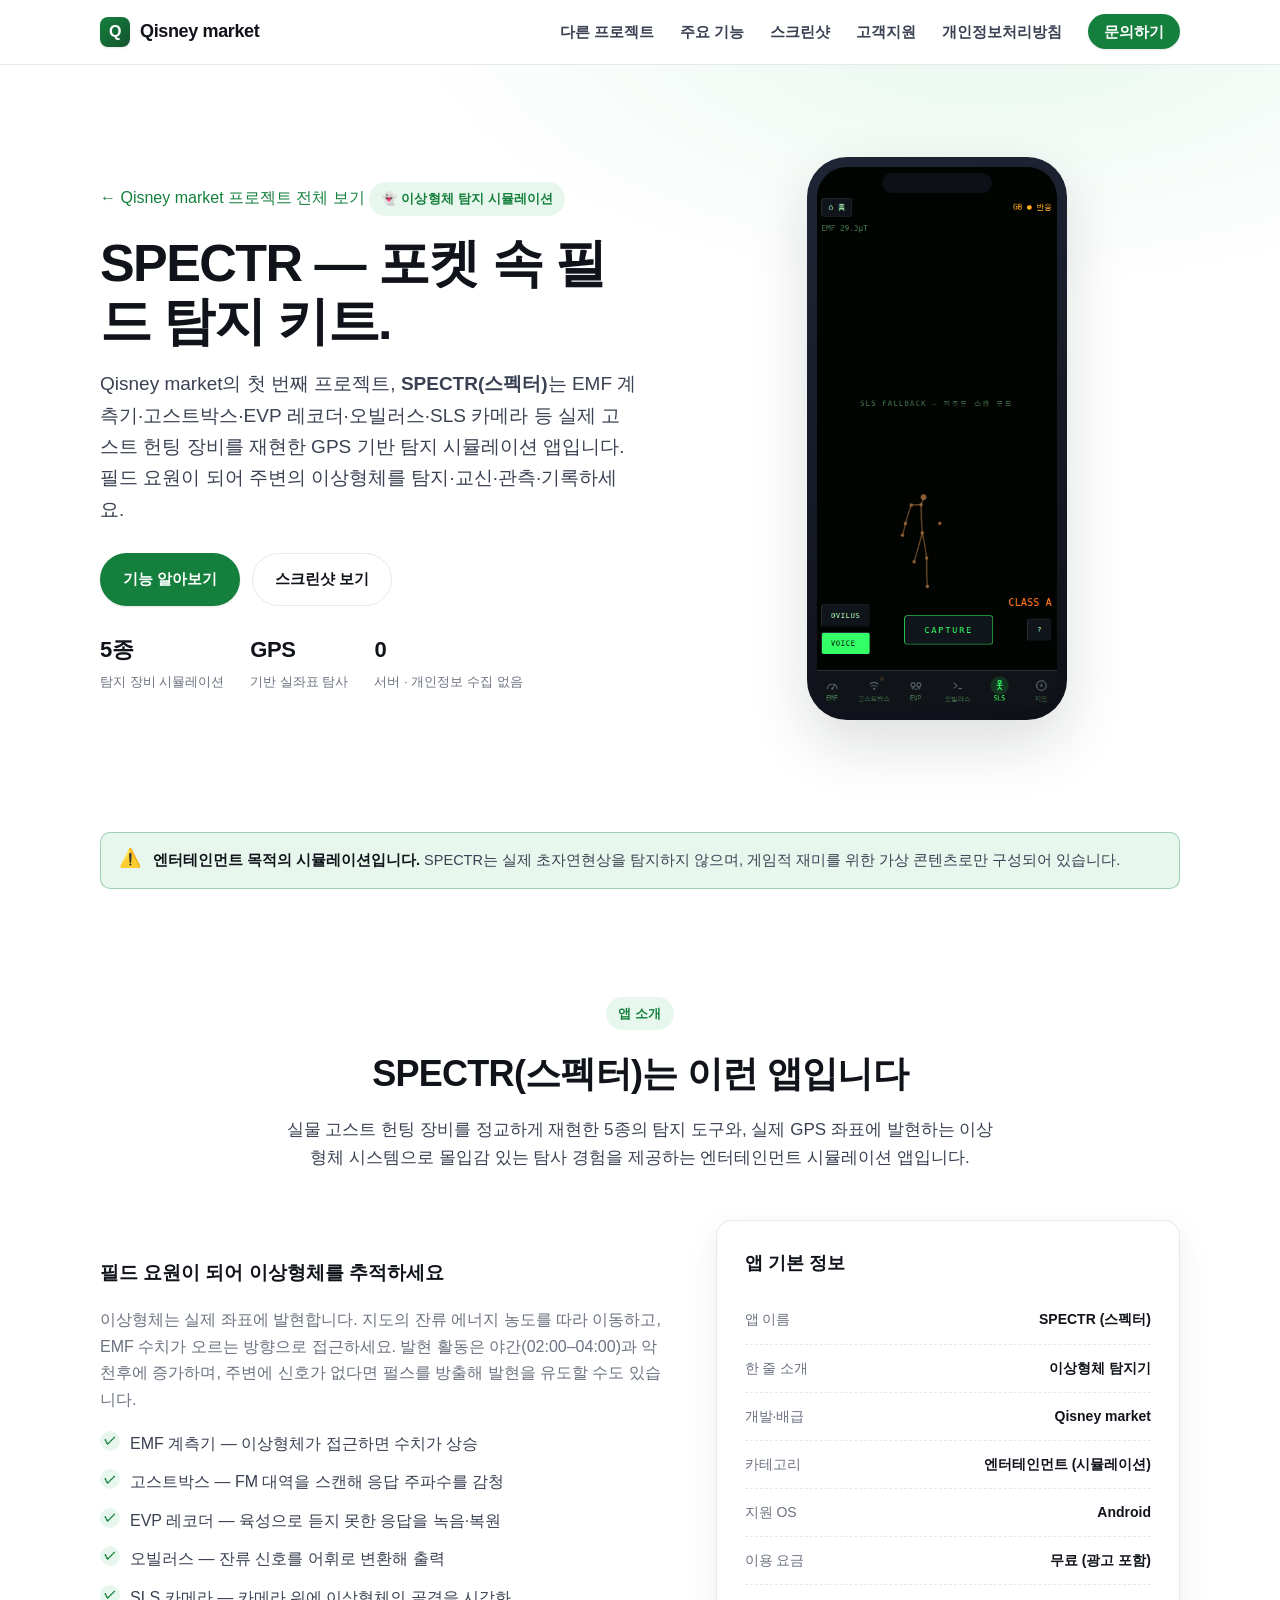
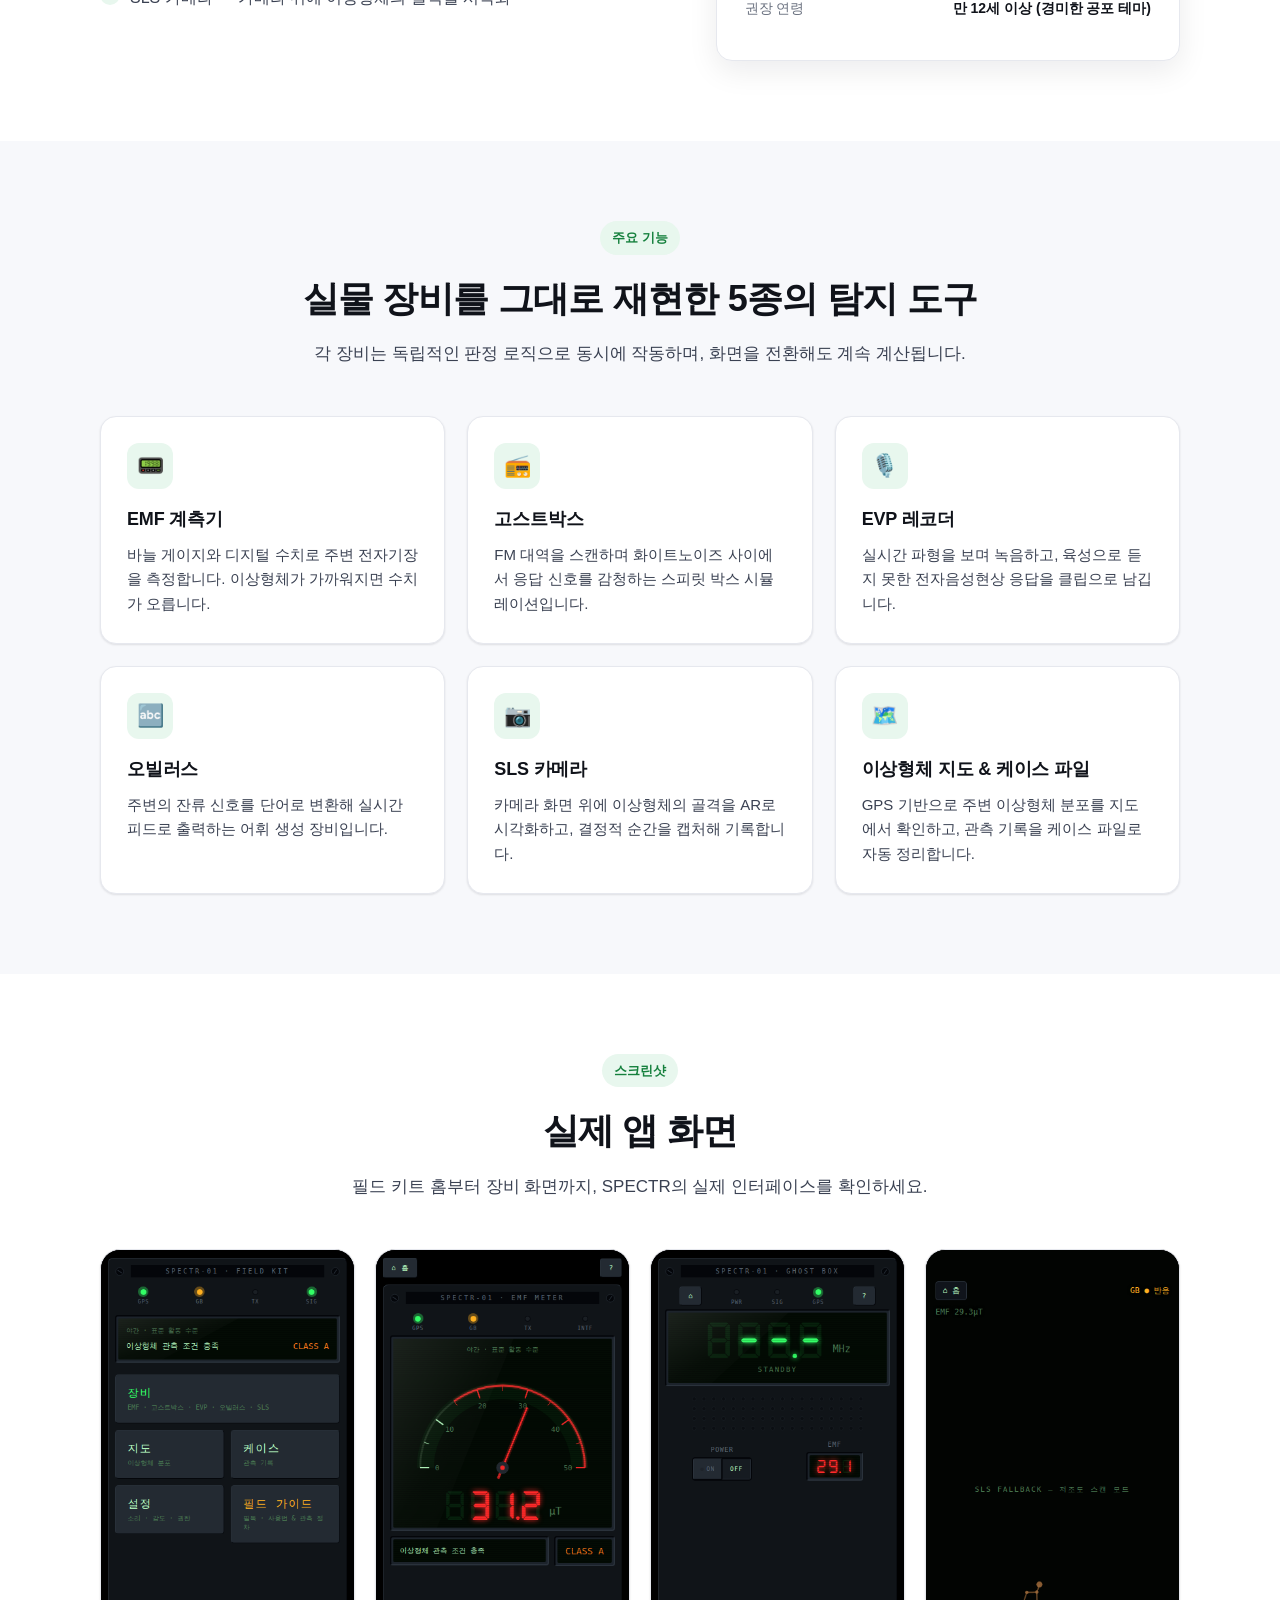
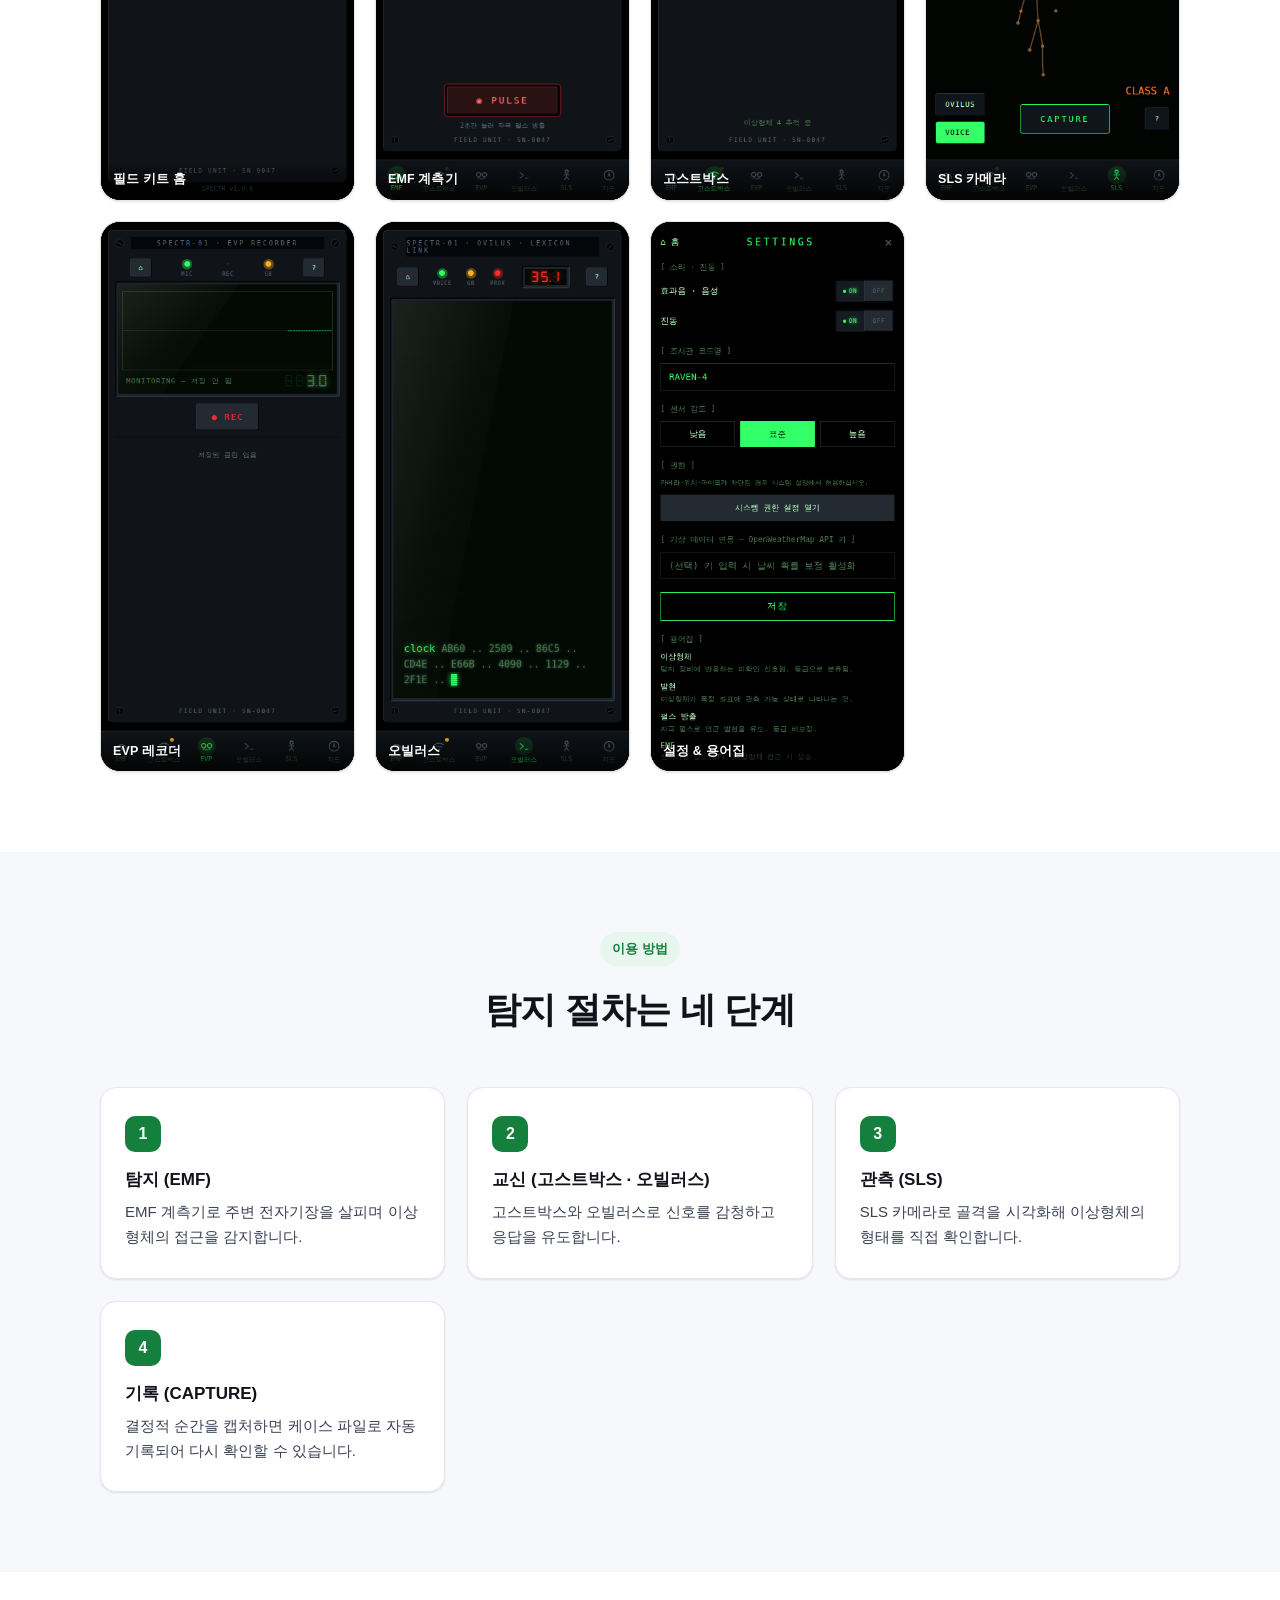
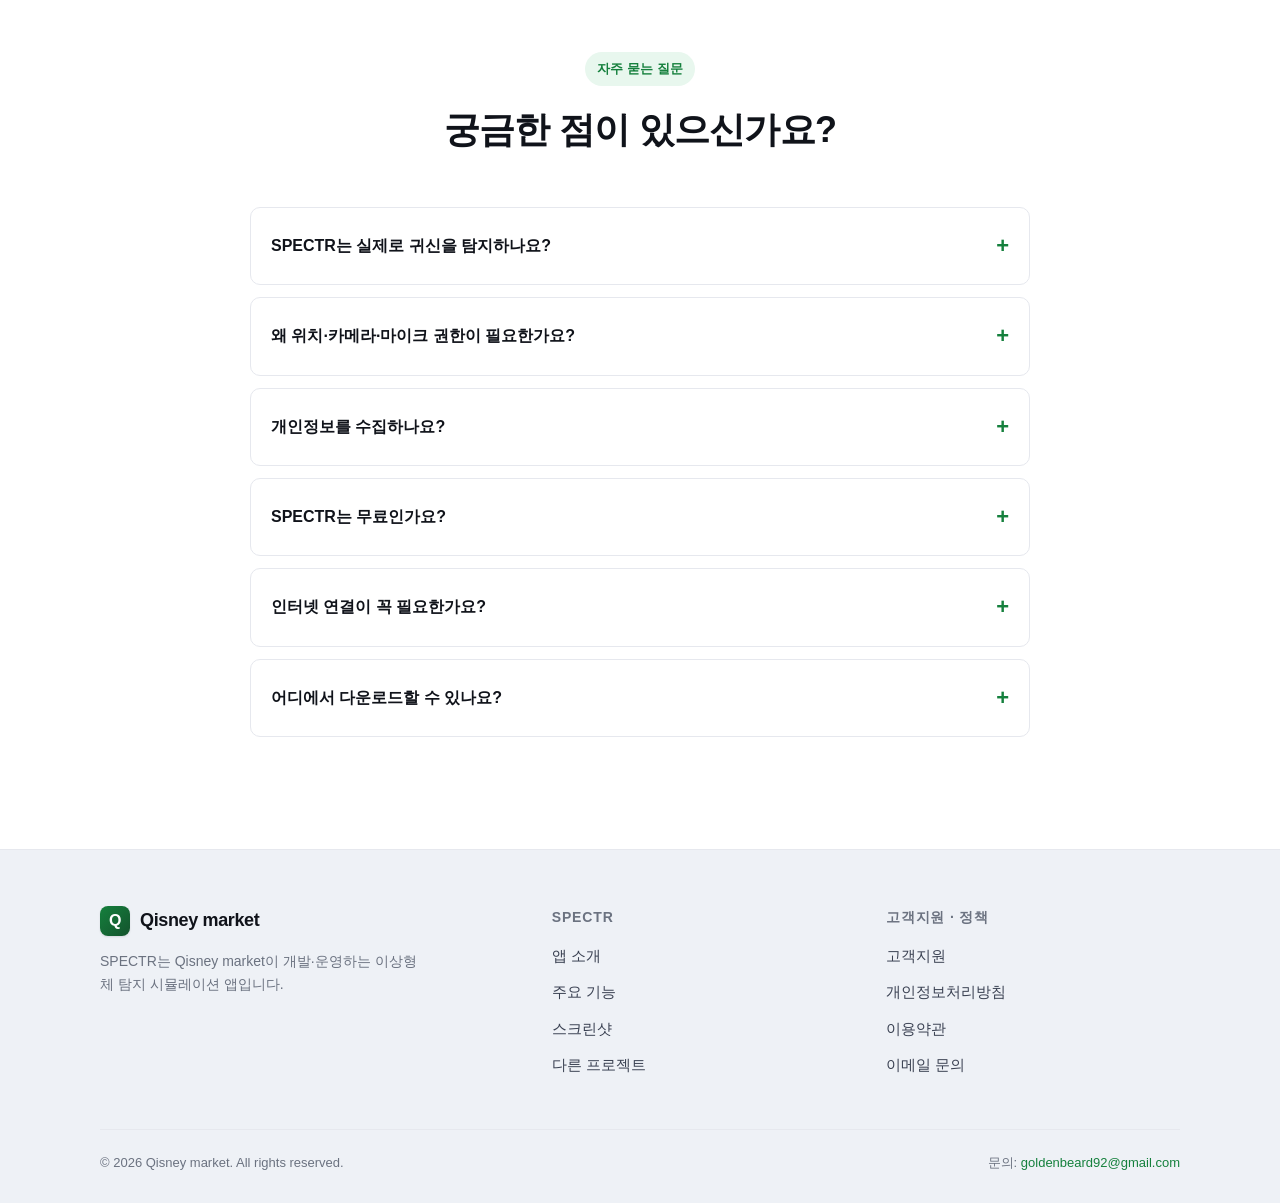
<file: spectr.html>
<!DOCTYPE html>
<html lang="ko">
<head>
  <meta charset="UTF-8" />
  <meta name="viewport" content="width=device-width, initial-scale=1.0" />
  <title>SPECTR(스펙터) — Qisney market</title>
  <meta name="description" content="Qisney market이 개발한 이상형체 탐지 시뮬레이션 앱 'SPECTR(스펙터)'. EMF·고스트박스·EVP·오빌러스·SLS 카메라 등 실물 탐지 장비를 재현한 GPS 기반 엔터테인먼트 앱을 소개합니다." />
  <meta name="keywords" content="SPECTR, 스펙터, 귀신탐지, 고스트헌팅, EMF, 고스트박스, EVP, 오빌러스, SLS 카메라, 이상형체 탐지기, Qisney market" />
  <meta name="robots" content="index, follow" />

  <meta property="og:type" content="website" />
  <meta property="og:site_name" content="Qisney market" />
  <meta property="og:title" content="SPECTR(스펙터) — Qisney market" />
  <meta property="og:description" content="EMF·고스트박스·EVP·오빌러스·SLS 카메라 등 실물 탐지 장비를 재현한 GPS 기반 이상형체 탐지 시뮬레이션 앱." />
  <meta property="og:locale" content="ko_KR" />
  <meta property="og:image" content="https://kk119kr.github.io/Qisney_area/assets/img/app-icon.png" />

  <link rel="icon" type="image/png" href="assets/img/app-icon.png" />
  <link rel="stylesheet" href="assets/css/style.css" />

  <script type="application/ld+json">
  {
    "@context": "https://schema.org",
    "@type": "MobileApplication",
    "name": "SPECTR",
    "alternateName": "스펙터",
    "applicationCategory": "Entertainment",
    "operatingSystem": "Android",
    "author": { "@type": "Organization", "name": "Qisney market" },
    "description": "EMF·고스트박스·EVP·오빌러스·SLS 카메라 등 실물 탐지 장비를 재현한 GPS 기반 이상형체 탐지 시뮬레이션 앱."
  }
  </script>
</head>
<body>

  <!-- ============ Header ============ -->
  <header class="site-header">
    <div class="container nav">
      <a href="index.html" class="brand">
        <span class="logo">Q</span>
        <span>Qisney market</span>
      </a>
      <button class="nav-toggle" aria-label="메뉴 열기" aria-expanded="false">
        <svg width="24" height="24" viewBox="0 0 24 24" fill="none" stroke="currentColor" stroke-width="2" stroke-linecap="round"><line x1="3" y1="6" x2="21" y2="6"/><line x1="3" y1="12" x2="21" y2="12"/><line x1="3" y1="18" x2="21" y2="18"/></svg>
      </button>
      <ul class="nav-links">
        <li><a href="index.html#projects">다른 프로젝트</a></li>
        <li><a href="#features">주요 기능</a></li>
        <li><a href="#gallery">스크린샷</a></li>
        <li><a href="support.html">고객지원</a></li>
        <li><a href="privacy.html">개인정보처리방침</a></li>
        <li><a href="index.html#contact" class="nav-cta">문의하기</a></li>
      </ul>
    </div>
  </header>

  <!-- ============ Hero ============ -->
  <section class="hero">
    <div class="container hero-grid">
      <div class="hero-copy">
        <a href="index.html#projects" class="back" style="display:inline-block;margin-bottom:14px;">← Qisney market 프로젝트 전체 보기</a>
        <span class="eyebrow">👻 이상형체 탐지 시뮬레이션</span>
        <h1>SPECTR — 포켓 속 필드 탐지 키트.</h1>
        <p class="lead">
          Qisney market의 첫 번째 프로젝트, <strong>SPECTR(스펙터)</strong>는 EMF 계측기·고스트박스·EVP
          레코더·오빌러스·SLS 카메라 등 실제 고스트 헌팅 장비를 재현한 GPS 기반
          탐지 시뮬레이션 앱입니다. 필드 요원이 되어 주변의 이상형체를 탐지·교신·관측·기록하세요.
        </p>
        <div class="hero-actions">
          <a href="#features" class="btn btn-primary">기능 알아보기</a>
          <a href="#gallery" class="btn btn-ghost">스크린샷 보기</a>
        </div>
        <div class="hero-meta">
          <div><strong>5종</strong><span>탐지 장비 시뮬레이션</span></div>
          <div><strong>GPS</strong><span>기반 실좌표 탐사</span></div>
          <div><strong>0</strong><span>서버 · 개인정보 수집 없음</span></div>
        </div>
      </div>

      <div class="phone-wrap">
        <div class="phone">
          <div class="phone-screen">
            <img src="assets/img/screenshots/sls.png" alt="SPECTR 앱의 SLS 카메라 화면 — 탐지된 이상형체의 골격이 표시된 모습" loading="lazy" />
          </div>
        </div>
      </div>
    </div>
  </section>

  <div class="container">
    <div class="disclaimer">
      <span class="mark">⚠️</span>
      <div><strong>엔터테인먼트 목적의 시뮬레이션입니다.</strong> SPECTR는 실제 초자연현상을 탐지하지 않으며, 게임적 재미를 위한 가상 콘텐츠로만 구성되어 있습니다.</div>
    </div>
  </div>

  <!-- ============ Product / App intro ============ -->
  <section class="block" id="product">
    <div class="container">
      <div class="section-head">
        <span class="eyebrow">앱 소개</span>
        <h2>SPECTR(스펙터)는 이런 앱입니다</h2>
        <p>
          실물 고스트 헌팅 장비를 정교하게 재현한 5종의 탐지 도구와, 실제 GPS 좌표에
          발현하는 이상형체 시스템으로 몰입감 있는 탐사 경험을 제공하는 엔터테인먼트
          시뮬레이션 앱입니다.
        </p>
      </div>

      <div class="about-grid">
        <div>
          <h3 class="mt-0">필드 요원이 되어 이상형체를 추적하세요</h3>
          <p class="muted">
            이상형체는 실제 좌표에 발현합니다. 지도의 잔류 에너지 농도를 따라 이동하고,
            EMF 수치가 오르는 방향으로 접근하세요. 발현 활동은 야간(02:00–04:00)과
            악천후에 증가하며, 주변에 신호가 없다면 펄스를 방출해 발현을 유도할 수도
            있습니다.
          </p>
          <ul>
            <li>EMF 계측기 — 이상형체가 접근하면 수치가 상승</li>
            <li>고스트박스 — FM 대역을 스캔해 응답 주파수를 감청</li>
            <li>EVP 레코더 — 육성으로 듣지 못한 응답을 녹음·복원</li>
            <li>오빌러스 — 잔류 신호를 어휘로 변환해 출력</li>
            <li>SLS 카메라 — 카메라 위에 이상형체의 골격을 시각화</li>
          </ul>
        </div>
        <div class="info-card">
          <h3>앱 기본 정보</h3>
          <div class="info-row"><span class="k">앱 이름</span><span class="v">SPECTR (스펙터)</span></div>
          <div class="info-row"><span class="k">한 줄 소개</span><span class="v">이상형체 탐지기</span></div>
          <div class="info-row"><span class="k">개발·배급</span><span class="v">Qisney market</span></div>
          <div class="info-row"><span class="k">카테고리</span><span class="v">엔터테인먼트 (시뮬레이션)</span></div>
          <div class="info-row"><span class="k">지원 OS</span><span class="v">Android</span></div>
          <div class="info-row"><span class="k">이용 요금</span><span class="v">무료 (광고 포함)</span></div>
          <div class="info-row"><span class="k">권장 연령</span><span class="v">만 12세 이상 (경미한 공포 테마)</span></div>
        </div>
      </div>
    </div>
  </section>

  <!-- ============ Features ============ -->
  <section class="block bg-soft" id="features">
    <div class="container">
      <div class="section-head">
        <span class="eyebrow">주요 기능</span>
        <h2>실물 장비를 그대로 재현한 5종의 탐지 도구</h2>
        <p>각 장비는 독립적인 판정 로직으로 동시에 작동하며, 화면을 전환해도 계속 계산됩니다.</p>
      </div>
      <div class="features">
        <div class="feature">
          <div class="ficon">📟</div>
          <h3>EMF 계측기</h3>
          <p>바늘 게이지와 디지털 수치로 주변 전자기장을 측정합니다. 이상형체가 가까워지면 수치가 오릅니다.</p>
        </div>
        <div class="feature">
          <div class="ficon">📻</div>
          <h3>고스트박스</h3>
          <p>FM 대역을 스캔하며 화이트노이즈 사이에서 응답 신호를 감청하는 스피릿 박스 시뮬레이션입니다.</p>
        </div>
        <div class="feature">
          <div class="ficon">🎙️</div>
          <h3>EVP 레코더</h3>
          <p>실시간 파형을 보며 녹음하고, 육성으로 듣지 못한 전자음성현상 응답을 클립으로 남깁니다.</p>
        </div>
        <div class="feature">
          <div class="ficon">🔤</div>
          <h3>오빌러스</h3>
          <p>주변의 잔류 신호를 단어로 변환해 실시간 피드로 출력하는 어휘 생성 장비입니다.</p>
        </div>
        <div class="feature">
          <div class="ficon">📷</div>
          <h3>SLS 카메라</h3>
          <p>카메라 화면 위에 이상형체의 골격을 AR로 시각화하고, 결정적 순간을 캡처해 기록합니다.</p>
        </div>
        <div class="feature">
          <div class="ficon">🗺️</div>
          <h3>이상형체 지도 &amp; 케이스 파일</h3>
          <p>GPS 기반으로 주변 이상형체 분포를 지도에서 확인하고, 관측 기록을 케이스 파일로 자동 정리합니다.</p>
        </div>
      </div>
    </div>
  </section>

  <!-- ============ Screenshot gallery ============ -->
  <section class="block" id="gallery">
    <div class="container">
      <div class="section-head">
        <span class="eyebrow">스크린샷</span>
        <h2>실제 앱 화면</h2>
        <p>필드 키트 홈부터 장비 화면까지, SPECTR의 실제 인터페이스를 확인하세요.</p>
      </div>
      <div class="shot-gallery">
        <div class="shot-card">
          <img src="assets/img/screenshots/home.png" alt="SPECTR 홈 화면 — 필드 키트 대시보드" loading="lazy" />
          <div class="cap">필드 키트 홈</div>
        </div>
        <div class="shot-card">
          <img src="assets/img/screenshots/emf.png" alt="SPECTR EMF 계측기 화면" loading="lazy" />
          <div class="cap">EMF 계측기</div>
        </div>
        <div class="shot-card">
          <img src="assets/img/screenshots/ghostbox.png" alt="SPECTR 고스트박스 화면" loading="lazy" />
          <div class="cap">고스트박스</div>
        </div>
        <div class="shot-card">
          <img src="assets/img/screenshots/sls.png" alt="SPECTR SLS 카메라 화면 — 골격 탐지" loading="lazy" />
          <div class="cap">SLS 카메라</div>
        </div>
        <div class="shot-card">
          <img src="assets/img/screenshots/evp.png" alt="SPECTR EVP 레코더 화면" loading="lazy" />
          <div class="cap">EVP 레코더</div>
        </div>
        <div class="shot-card">
          <img src="assets/img/screenshots/ovilus.png" alt="SPECTR 오빌러스 화면" loading="lazy" />
          <div class="cap">오빌러스</div>
        </div>
        <div class="shot-card">
          <img src="assets/img/screenshots/settings.png" alt="SPECTR 설정 화면" loading="lazy" />
          <div class="cap">설정 &amp; 용어집</div>
        </div>
      </div>
    </div>
  </section>

  <!-- ============ How it works ============ -->
  <section class="block bg-soft" id="how">
    <div class="container">
      <div class="section-head">
        <span class="eyebrow">이용 방법</span>
        <h2>탐지 절차는 네 단계</h2>
      </div>
      <div class="steps">
        <div class="step">
          <div class="num">1</div>
          <h3>탐지 (EMF)</h3>
          <p>EMF 계측기로 주변 전자기장을 살피며 이상형체의 접근을 감지합니다.</p>
        </div>
        <div class="step">
          <div class="num">2</div>
          <h3>교신 (고스트박스 · 오빌러스)</h3>
          <p>고스트박스와 오빌러스로 신호를 감청하고 응답을 유도합니다.</p>
        </div>
        <div class="step">
          <div class="num">3</div>
          <h3>관측 (SLS)</h3>
          <p>SLS 카메라로 골격을 시각화해 이상형체의 형태를 직접 확인합니다.</p>
        </div>
        <div class="step">
          <div class="num">4</div>
          <h3>기록 (CAPTURE)</h3>
          <p>결정적 순간을 캡처하면 케이스 파일로 자동 기록되어 다시 확인할 수 있습니다.</p>
        </div>
      </div>
    </div>
  </section>

  <!-- ============ FAQ ============ -->
  <section class="block" id="faq">
    <div class="container">
      <div class="section-head">
        <span class="eyebrow">자주 묻는 질문</span>
        <h2>궁금한 점이 있으신가요?</h2>
      </div>
      <div class="faq">
        <details>
          <summary>SPECTR는 실제로 귀신을 탐지하나요?</summary>
          <p>아니요. SPECTR는 엔터테인먼트 목적의 시뮬레이션 앱으로, 실제 초자연현상을 탐지하지 않습니다. EMF·고스트박스 등의 반응은 GPS 좌표 기반으로 생성되는 게임적 콘텐츠입니다.</p>
        </details>
        <details>
          <summary>왜 위치·카메라·마이크 권한이 필요한가요?</summary>
          <p>위치는 가상 이상형체의 배치와 거리 계산에, 카메라는 SLS 화면의 AR 표시에, 마이크는 EVP 녹음 기능에 사용됩니다. 모든 처리는 기기 내에서만 이루어지며 서버로 전송되지 않습니다.</p>
        </details>
        <details>
          <summary>개인정보를 수집하나요?</summary>
          <p>회원가입이 없고, 개발사 서버도 운영하지 않습니다. 이용자 데이터는 기기 밖으로 전송되지 않습니다. 자세한 내용은 <a href="privacy.html">개인정보처리방침</a>을 확인하세요.</p>
        </details>
        <details>
          <summary>SPECTR는 무료인가요?</summary>
          <p>네, 무료로 이용할 수 있습니다. 지도 화면 하단 배너와 케이스 저장 후 전면 광고 등 Google AdMob 광고가 포함되어 있습니다.</p>
        </details>
        <details>
          <summary>인터넷 연결이 꼭 필요한가요?</summary>
          <p>지도 타일과 광고 표시를 위해 인터넷 연결이 필요합니다. EMF·고스트박스 등 핵심 탐지 기능은 기기 내에서 동작합니다.</p>
        </details>
        <details>
          <summary>어디에서 다운로드할 수 있나요?</summary>
          <p>SPECTR는 Google Play에서 배포됩니다. 출시 후 이 페이지에 다운로드 링크를 게시할 예정입니다.</p>
        </details>
      </div>
    </div>
  </section>

  <!-- ============ Footer ============ -->
  <footer class="site-footer">
    <div class="container">
      <div class="footer-grid">
        <div class="footer-about">
          <a href="index.html" class="brand">
            <span class="logo">Q</span><span>Qisney market</span>
          </a>
          <p>SPECTR는 Qisney market이 개발·운영하는 이상형체 탐지 시뮬레이션 앱입니다.</p>
        </div>
        <div class="footer-col">
          <h4>SPECTR</h4>
          <ul>
            <li><a href="#product">앱 소개</a></li>
            <li><a href="#features">주요 기능</a></li>
            <li><a href="#gallery">스크린샷</a></li>
            <li><a href="index.html#projects">다른 프로젝트</a></li>
          </ul>
        </div>
        <div class="footer-col">
          <h4>고객지원 · 정책</h4>
          <ul>
            <li><a href="support.html">고객지원</a></li>
            <li><a href="privacy.html">개인정보처리방침</a></li>
            <li><a href="terms.html">이용약관</a></li>
            <li><a href="mailto:goldenbeard92@gmail.com">이메일 문의</a></li>
          </ul>
        </div>
      </div>
      <div class="footer-bottom">
        <span>© <span data-year>2026</span> Qisney market. All rights reserved.</span>
        <span>문의: <a href="mailto:goldenbeard92@gmail.com">goldenbeard92@gmail.com</a></span>
      </div>
    </div>
  </footer>

  <script src="assets/js/main.js"></script>
</body>
</html>
</file>
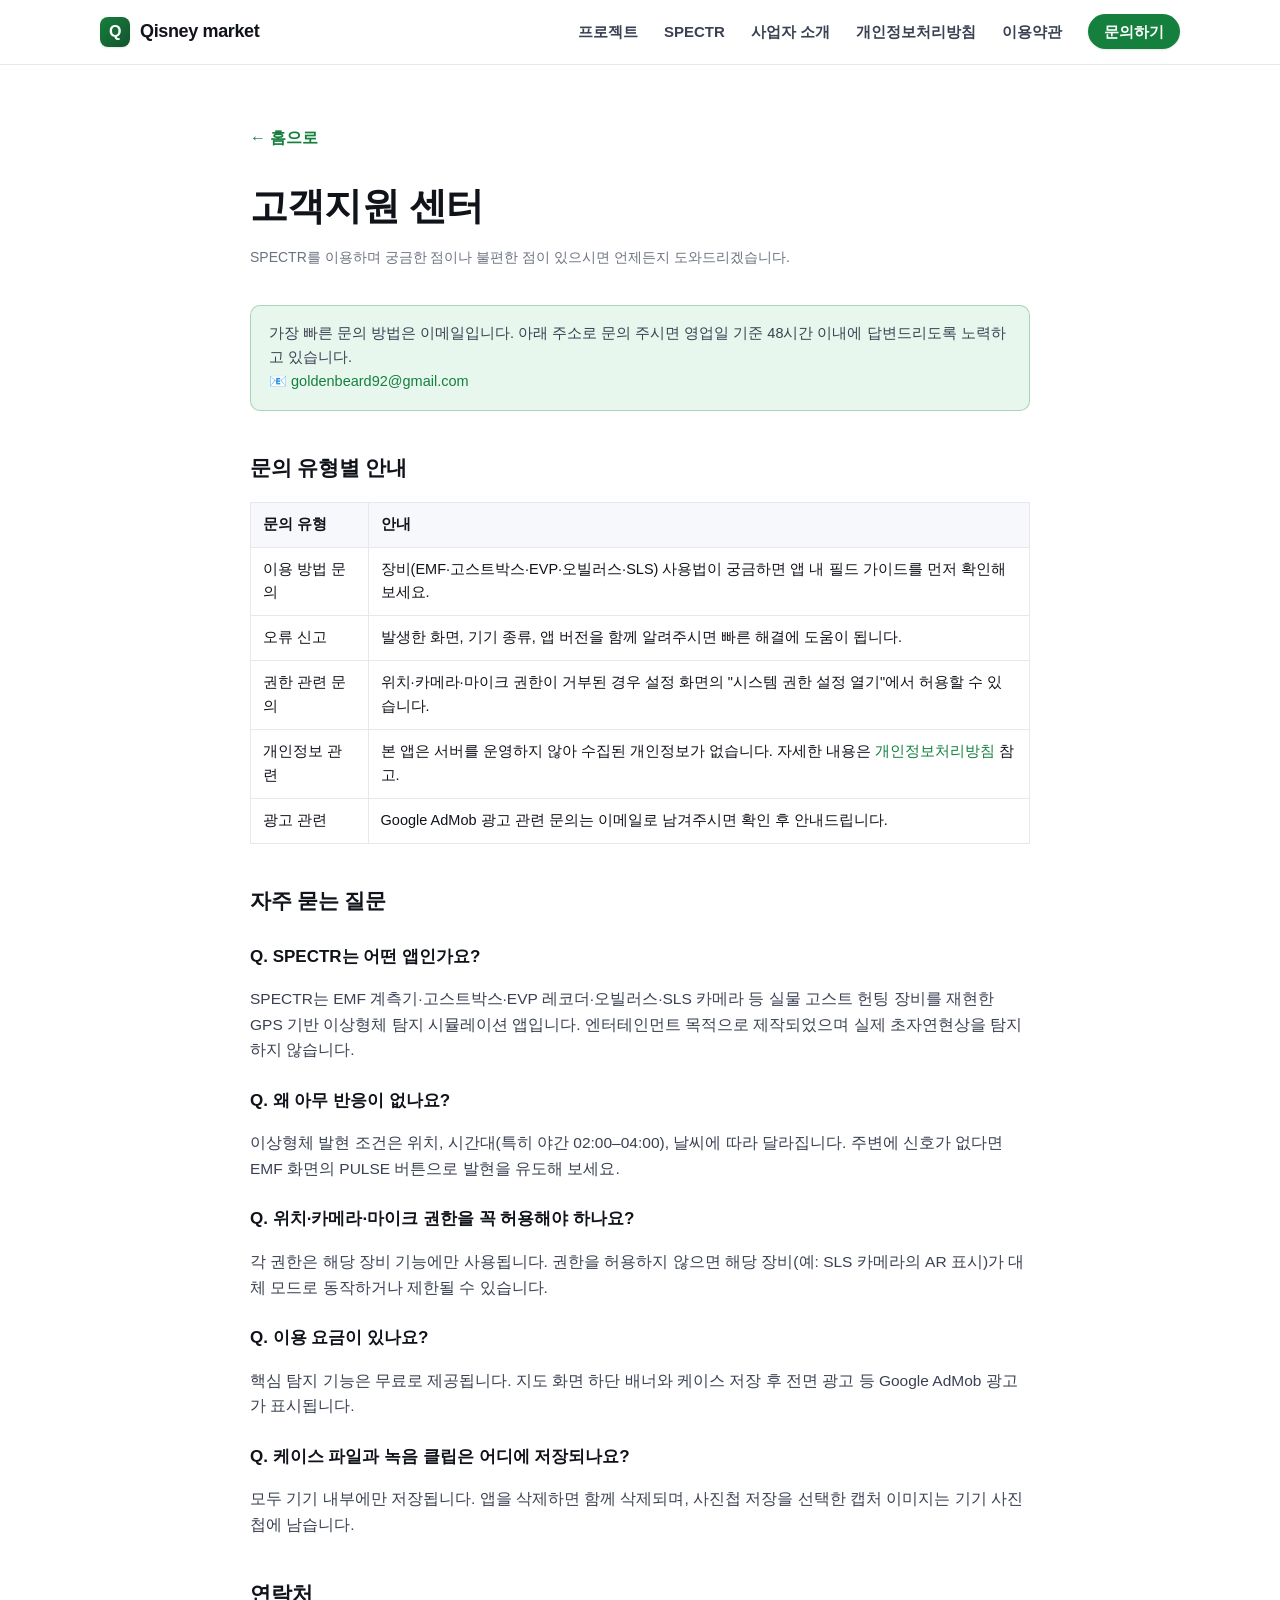
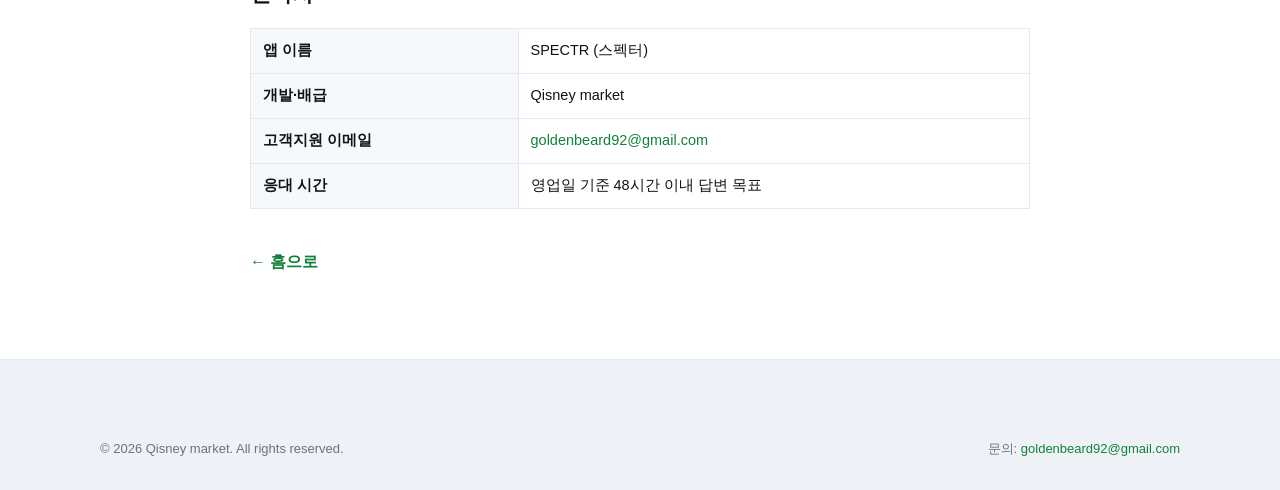
<file: support.html>
<!DOCTYPE html>
<html lang="ko">
<head>
  <meta charset="UTF-8" />
  <meta name="viewport" content="width=device-width, initial-scale=1.0" />
  <title>고객지원 — SPECTR (Qisney market)</title>
  <meta name="description" content="SPECTR(스펙터) 고객지원 센터. 권한 안내, 자주 묻는 질문, 문의 방법을 확인하세요." />
  <meta name="robots" content="index, follow" />
  <link rel="icon" type="image/png" href="assets/img/app-icon.png" />
  <link rel="stylesheet" href="assets/css/style.css" />
</head>
<body>

  <header class="site-header">
    <div class="container nav">
      <a href="index.html" class="brand"><span class="logo">Q</span><span>Qisney market</span></a>
      <button class="nav-toggle" aria-label="메뉴 열기" aria-expanded="false">
        <svg width="24" height="24" viewBox="0 0 24 24" fill="none" stroke="currentColor" stroke-width="2" stroke-linecap="round"><line x1="3" y1="6" x2="21" y2="6"/><line x1="3" y1="12" x2="21" y2="12"/><line x1="3" y1="18" x2="21" y2="18"/></svg>
      </button>
      <ul class="nav-links">
        <li><a href="index.html#projects">프로젝트</a></li>
        <li><a href="spectr.html">SPECTR</a></li>
        <li><a href="index.html#company">사업자 소개</a></li>
        <li><a href="privacy.html">개인정보처리방침</a></li>
        <li><a href="terms.html">이용약관</a></li>
        <li><a href="mailto:goldenbeard92@gmail.com" class="nav-cta">문의하기</a></li>
      </ul>
    </div>
  </header>

  <main class="doc">
    <a href="index.html" class="back">← 홈으로</a>
    <h1>고객지원 센터</h1>
    <p class="updated">SPECTR를 이용하며 궁금한 점이나 불편한 점이 있으시면 언제든지 도와드리겠습니다.</p>

    <div class="callout">
      가장 빠른 문의 방법은 이메일입니다. 아래 주소로 문의 주시면 영업일 기준
      48시간 이내에 답변드리도록 노력하고 있습니다.<br />
      📧 <a href="mailto:goldenbeard92@gmail.com">goldenbeard92@gmail.com</a>
    </div>

    <h2>문의 유형별 안내</h2>
    <table>
      <thead><tr><th>문의 유형</th><th>안내</th></tr></thead>
      <tbody>
        <tr><td>이용 방법 문의</td><td>장비(EMF·고스트박스·EVP·오빌러스·SLS) 사용법이 궁금하면 앱 내 필드 가이드를 먼저 확인해 보세요.</td></tr>
        <tr><td>오류 신고</td><td>발생한 화면, 기기 종류, 앱 버전을 함께 알려주시면 빠른 해결에 도움이 됩니다.</td></tr>
        <tr><td>권한 관련 문의</td><td>위치·카메라·마이크 권한이 거부된 경우 설정 화면의 "시스템 권한 설정 열기"에서 허용할 수 있습니다.</td></tr>
        <tr><td>개인정보 관련</td><td>본 앱은 서버를 운영하지 않아 수집된 개인정보가 없습니다. 자세한 내용은 <a href="privacy.html">개인정보처리방침</a> 참고.</td></tr>
        <tr><td>광고 관련</td><td>Google AdMob 광고 관련 문의는 이메일로 남겨주시면 확인 후 안내드립니다.</td></tr>
      </tbody>
    </table>

    <h2>자주 묻는 질문</h2>

    <h3>Q. SPECTR는 어떤 앱인가요?</h3>
    <p>SPECTR는 EMF 계측기·고스트박스·EVP 레코더·오빌러스·SLS 카메라 등 실물 고스트 헌팅 장비를 재현한 GPS 기반 이상형체 탐지 시뮬레이션 앱입니다. 엔터테인먼트 목적으로 제작되었으며 실제 초자연현상을 탐지하지 않습니다.</p>

    <h3>Q. 왜 아무 반응이 없나요?</h3>
    <p>이상형체 발현 조건은 위치, 시간대(특히 야간 02:00–04:00), 날씨에 따라 달라집니다. 주변에 신호가 없다면 EMF 화면의 PULSE 버튼으로 발현을 유도해 보세요.</p>

    <h3>Q. 위치·카메라·마이크 권한을 꼭 허용해야 하나요?</h3>
    <p>각 권한은 해당 장비 기능에만 사용됩니다. 권한을 허용하지 않으면 해당 장비(예: SLS 카메라의 AR 표시)가 대체 모드로 동작하거나 제한될 수 있습니다.</p>

    <h3>Q. 이용 요금이 있나요?</h3>
    <p>핵심 탐지 기능은 무료로 제공됩니다. 지도 화면 하단 배너와 케이스 저장 후 전면 광고 등 Google AdMob 광고가 표시됩니다.</p>

    <h3>Q. 케이스 파일과 녹음 클립은 어디에 저장되나요?</h3>
    <p>모두 기기 내부에만 저장됩니다. 앱을 삭제하면 함께 삭제되며, 사진첩 저장을 선택한 캡처 이미지는 기기 사진첩에 남습니다.</p>

    <h2>연락처</h2>
    <table>
      <tbody>
        <tr><th>앱 이름</th><td>SPECTR (스펙터)</td></tr>
        <tr><th>개발·배급</th><td>Qisney market</td></tr>
        <tr><th>고객지원 이메일</th><td><a href="mailto:goldenbeard92@gmail.com">goldenbeard92@gmail.com</a></td></tr>
        <tr><th>응대 시간</th><td>영업일 기준 48시간 이내 답변 목표</td></tr>
      </tbody>
    </table>

    <a href="index.html" class="back" style="margin-top:24px;">← 홈으로</a>
  </main>

  <footer class="site-footer">
    <div class="container">
      <div class="footer-bottom" style="border-top:0;margin-top:0;">
        <span>© <span data-year>2026</span> Qisney market. All rights reserved.</span>
        <span>문의: <a href="mailto:goldenbeard92@gmail.com">goldenbeard92@gmail.com</a></span>
      </div>
    </div>
  </footer>

  <script src="assets/js/main.js"></script>
</body>
</html>
</file>
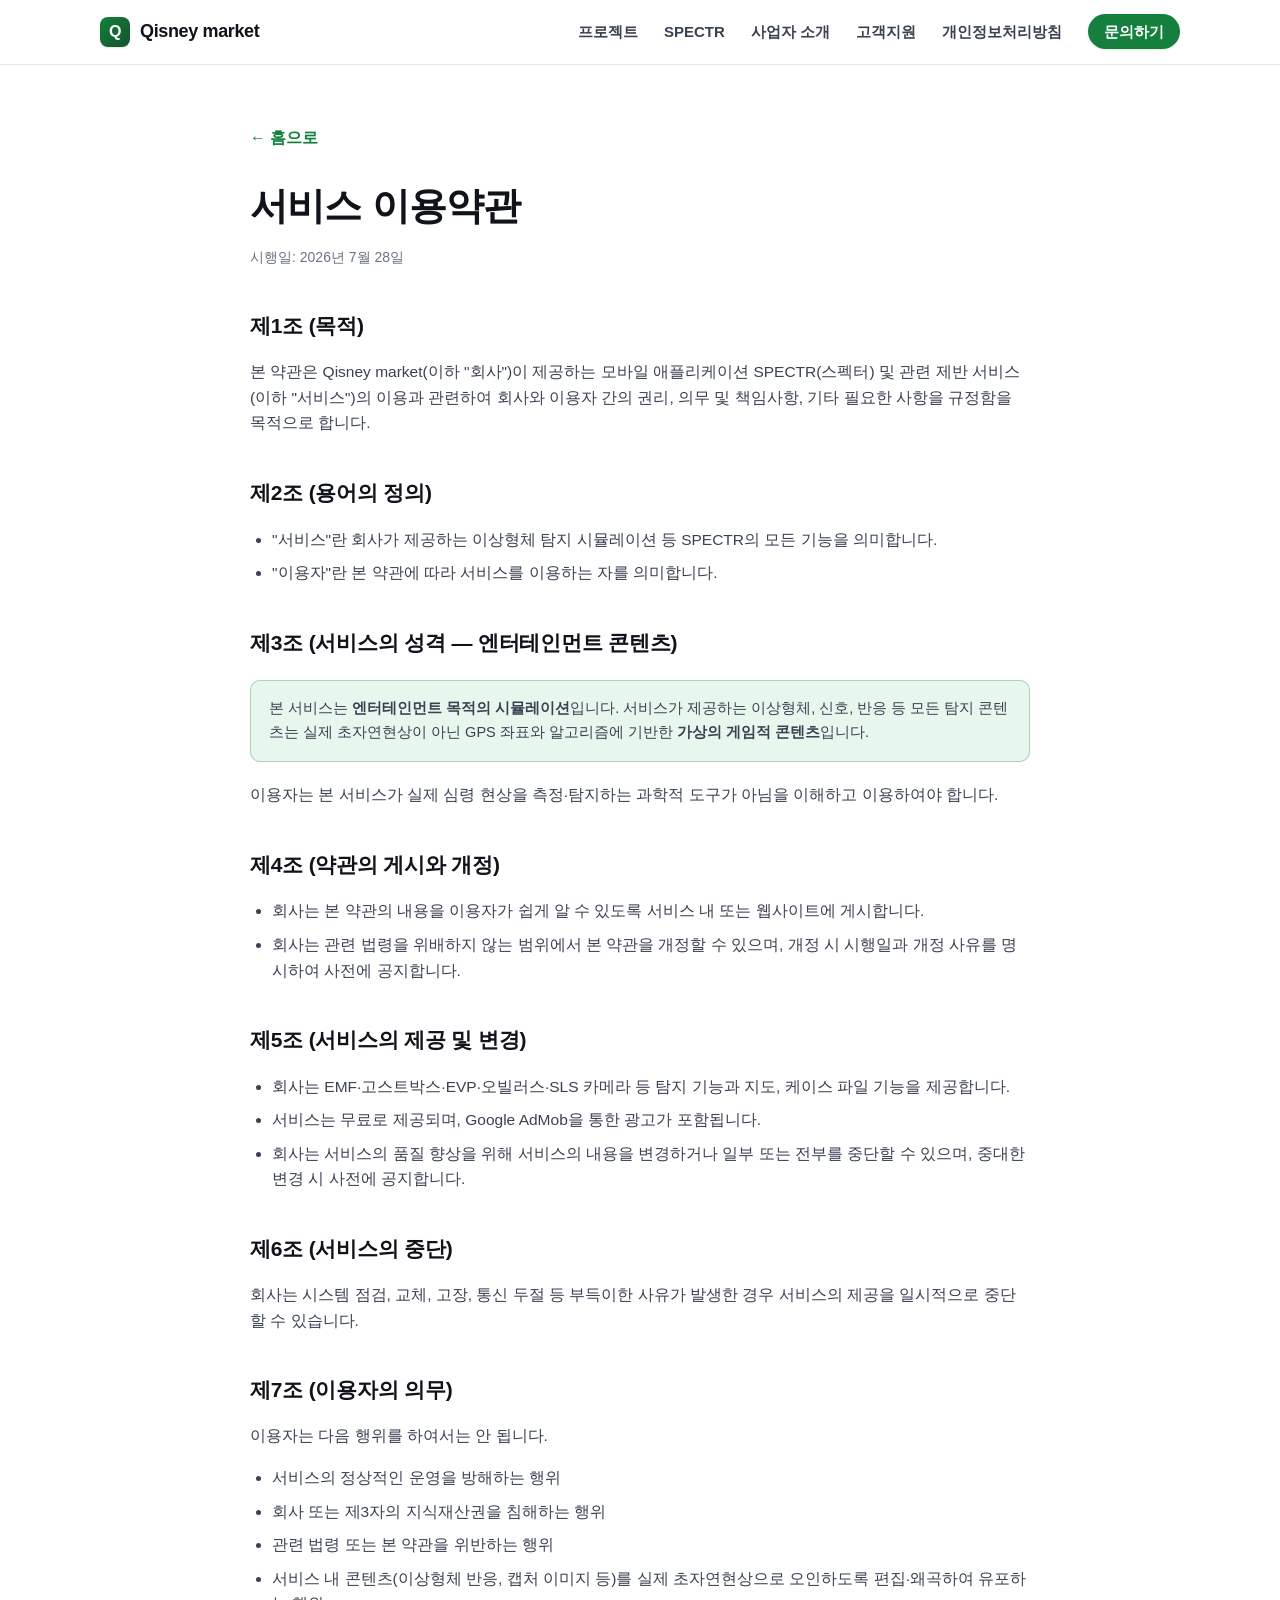
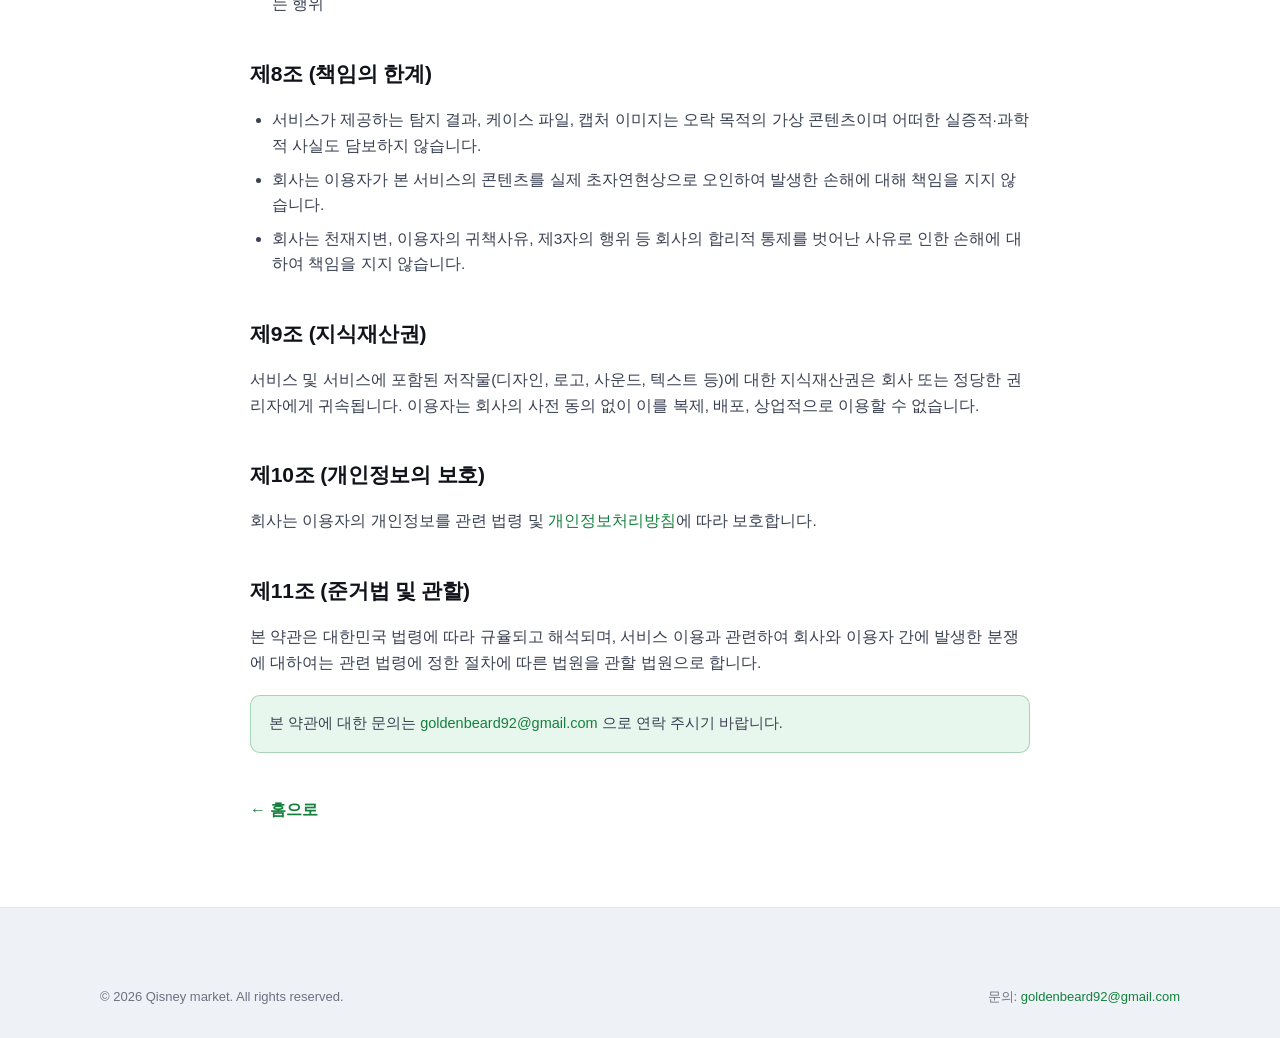
<file: terms.html>
<!DOCTYPE html>
<html lang="ko">
<head>
  <meta charset="UTF-8" />
  <meta name="viewport" content="width=device-width, initial-scale=1.0" />
  <title>이용약관 — SPECTR (Qisney market)</title>
  <meta name="description" content="SPECTR(스펙터) 서비스 이용약관. 서비스 이용 조건, 엔터테인먼트 콘텐츠의 성격, 이용자와 회사의 권리·의무, 책임의 한계를 안내합니다." />
  <meta name="robots" content="index, follow" />
  <link rel="icon" type="image/png" href="assets/img/app-icon.png" />
  <link rel="stylesheet" href="assets/css/style.css" />
</head>
<body>

  <header class="site-header">
    <div class="container nav">
      <a href="index.html" class="brand"><span class="logo">Q</span><span>Qisney market</span></a>
      <button class="nav-toggle" aria-label="메뉴 열기" aria-expanded="false">
        <svg width="24" height="24" viewBox="0 0 24 24" fill="none" stroke="currentColor" stroke-width="2" stroke-linecap="round"><line x1="3" y1="6" x2="21" y2="6"/><line x1="3" y1="12" x2="21" y2="12"/><line x1="3" y1="18" x2="21" y2="18"/></svg>
      </button>
      <ul class="nav-links">
        <li><a href="index.html#projects">프로젝트</a></li>
        <li><a href="spectr.html">SPECTR</a></li>
        <li><a href="index.html#company">사업자 소개</a></li>
        <li><a href="support.html">고객지원</a></li>
        <li><a href="privacy.html">개인정보처리방침</a></li>
        <li><a href="index.html#contact" class="nav-cta">문의하기</a></li>
      </ul>
    </div>
  </header>

  <main class="doc">
    <a href="index.html" class="back">← 홈으로</a>
    <h1>서비스 이용약관</h1>
    <p class="updated">시행일: 2026년 7월 28일</p>

    <h2>제1조 (목적)</h2>
    <p>
      본 약관은 Qisney market(이하 "회사")이 제공하는 모바일 애플리케이션
      SPECTR(스펙터) 및 관련 제반 서비스(이하 "서비스")의 이용과 관련하여 회사와
      이용자 간의 권리, 의무 및 책임사항, 기타 필요한 사항을 규정함을 목적으로
      합니다.
    </p>

    <h2>제2조 (용어의 정의)</h2>
    <ul>
      <li>"서비스"란 회사가 제공하는 이상형체 탐지 시뮬레이션 등 SPECTR의 모든 기능을 의미합니다.</li>
      <li>"이용자"란 본 약관에 따라 서비스를 이용하는 자를 의미합니다.</li>
    </ul>

    <h2>제3조 (서비스의 성격 — 엔터테인먼트 콘텐츠)</h2>
    <div class="callout">
      본 서비스는 <strong>엔터테인먼트 목적의 시뮬레이션</strong>입니다. 서비스가
      제공하는 이상형체, 신호, 반응 등 모든 탐지 콘텐츠는 실제 초자연현상이 아닌
      GPS 좌표와 알고리즘에 기반한 <strong>가상의 게임적 콘텐츠</strong>입니다.
    </div>
    <p>
      이용자는 본 서비스가 실제 심령 현상을 측정·탐지하는 과학적 도구가 아님을
      이해하고 이용하여야 합니다.
    </p>

    <h2>제4조 (약관의 게시와 개정)</h2>
    <ul>
      <li>회사는 본 약관의 내용을 이용자가 쉽게 알 수 있도록 서비스 내 또는 웹사이트에 게시합니다.</li>
      <li>회사는 관련 법령을 위배하지 않는 범위에서 본 약관을 개정할 수 있으며, 개정 시 시행일과 개정 사유를 명시하여 사전에 공지합니다.</li>
    </ul>

    <h2>제5조 (서비스의 제공 및 변경)</h2>
    <ul>
      <li>회사는 EMF·고스트박스·EVP·오빌러스·SLS 카메라 등 탐지 기능과 지도, 케이스 파일 기능을 제공합니다.</li>
      <li>서비스는 무료로 제공되며, Google AdMob을 통한 광고가 포함됩니다.</li>
      <li>회사는 서비스의 품질 향상을 위해 서비스의 내용을 변경하거나 일부 또는 전부를 중단할 수 있으며, 중대한 변경 시 사전에 공지합니다.</li>
    </ul>

    <h2>제6조 (서비스의 중단)</h2>
    <p>
      회사는 시스템 점검, 교체, 고장, 통신 두절 등 부득이한 사유가 발생한 경우
      서비스의 제공을 일시적으로 중단할 수 있습니다.
    </p>

    <h2>제7조 (이용자의 의무)</h2>
    <p>이용자는 다음 행위를 하여서는 안 됩니다.</p>
    <ul>
      <li>서비스의 정상적인 운영을 방해하는 행위</li>
      <li>회사 또는 제3자의 지식재산권을 침해하는 행위</li>
      <li>관련 법령 또는 본 약관을 위반하는 행위</li>
      <li>서비스 내 콘텐츠(이상형체 반응, 캡처 이미지 등)를 실제 초자연현상으로 오인하도록 편집·왜곡하여 유포하는 행위</li>
    </ul>

    <h2>제8조 (책임의 한계)</h2>
    <ul>
      <li>서비스가 제공하는 탐지 결과, 케이스 파일, 캡처 이미지는 오락 목적의 가상 콘텐츠이며 어떠한 실증적·과학적 사실도 담보하지 않습니다.</li>
      <li>회사는 이용자가 본 서비스의 콘텐츠를 실제 초자연현상으로 오인하여 발생한 손해에 대해 책임을 지지 않습니다.</li>
      <li>회사는 천재지변, 이용자의 귀책사유, 제3자의 행위 등 회사의 합리적 통제를 벗어난 사유로 인한 손해에 대하여 책임을 지지 않습니다.</li>
    </ul>

    <h2>제9조 (지식재산권)</h2>
    <p>
      서비스 및 서비스에 포함된 저작물(디자인, 로고, 사운드, 텍스트 등)에 대한
      지식재산권은 회사 또는 정당한 권리자에게 귀속됩니다. 이용자는 회사의 사전
      동의 없이 이를 복제, 배포, 상업적으로 이용할 수 없습니다.
    </p>

    <h2>제10조 (개인정보의 보호)</h2>
    <p>
      회사는 이용자의 개인정보를 관련 법령 및 <a href="privacy.html">개인정보처리방침</a>에
      따라 보호합니다.
    </p>

    <h2>제11조 (준거법 및 관할)</h2>
    <p>
      본 약관은 대한민국 법령에 따라 규율되고 해석되며, 서비스 이용과 관련하여
      회사와 이용자 간에 발생한 분쟁에 대하여는 관련 법령에 정한 절차에 따른
      법원을 관할 법원으로 합니다.
    </p>

    <div class="callout">
      본 약관에 대한 문의는 <a href="mailto:goldenbeard92@gmail.com">goldenbeard92@gmail.com</a>
      으로 연락 주시기 바랍니다.
    </div>

    <a href="index.html" class="back" style="margin-top:24px;">← 홈으로</a>
  </main>

  <footer class="site-footer">
    <div class="container">
      <div class="footer-bottom" style="border-top:0;margin-top:0;">
        <span>© <span data-year>2026</span> Qisney market. All rights reserved.</span>
        <span>문의: <a href="mailto:goldenbeard92@gmail.com">goldenbeard92@gmail.com</a></span>
      </div>
    </div>
  </footer>

  <script src="assets/js/main.js"></script>
</body>
</html>
</file>
<file: assets/css/style.css>
/* =========================================================
   Qisney market — SPECTR (스펙터) 조직/사업자 웹사이트
   Design system: light + dark aware, responsive, accessible
   ========================================================= */

:root {
  --brand: #15803d;
  --brand-dark: #14532d;
  --brand-soft: #e8f7ee;
  --ink: #10131a;
  --ink-2: #3a4152;
  --ink-3: #6b7280;
  --line: #e6e8ee;
  --bg: #ffffff;
  --bg-2: #f7f8fb;
  --bg-3: #eef1f6;
  --white: #ffffff;
  --success: #17b26a;
  --radius: 16px;
  --radius-sm: 10px;
  --shadow-sm: 0 1px 2px rgba(16, 19, 26, .06), 0 1px 3px rgba(16, 19, 26, .05);
  --shadow: 0 10px 30px rgba(16, 19, 26, .08);
  --shadow-lg: 0 24px 60px rgba(16, 19, 26, .14);
  --maxw: 1120px;
  --font: -apple-system, BlinkMacSystemFont, "Segoe UI", Roboto, "Apple SD Gothic Neo",
          "Noto Sans KR", "Malgun Gothic", "맑은 고딕", sans-serif;
}

@media (prefers-color-scheme: dark) {
  :root {
    --brand: #4ade80;
    --brand-dark: #22c55e;
    --brand-soft: #142a1c;
    --ink: #f2f4f8;
    --ink-2: #c3c9d6;
    --ink-3: #8b93a5;
    --line: #262b38;
    --bg: #0e1017;
    --bg-2: #141824;
    --bg-3: #1a1f2e;
    --white: #141824;
    --shadow-sm: 0 1px 2px rgba(0, 0, 0, .4);
    --shadow: 0 10px 30px rgba(0, 0, 0, .45);
    --shadow-lg: 0 24px 60px rgba(0, 0, 0, .55);
  }
}

* { box-sizing: border-box; }

html { scroll-behavior: smooth; }
section[id] { scroll-margin-top: 76px; }

body {
  margin: 0;
  font-family: var(--font);
  color: var(--ink);
  background: var(--bg);
  line-height: 1.65;
  -webkit-font-smoothing: antialiased;
  text-rendering: optimizeLegibility;
}

a { color: var(--brand); text-decoration: none; }
a:hover { text-decoration: underline; }

img { max-width: 100%; display: block; }

.container {
  width: 100%;
  max-width: var(--maxw);
  margin-inline: auto;
  padding-inline: 20px;
}

.muted { color: var(--ink-3); }
.center { text-align: center; }

/* ---------- Header / Nav ---------- */
.site-header {
  position: sticky;
  top: 0;
  z-index: 50;
  background: color-mix(in srgb, var(--bg) 86%, transparent);
  backdrop-filter: saturate(180%) blur(12px);
  border-bottom: 1px solid var(--line);
}
.nav {
  display: flex;
  align-items: center;
  justify-content: space-between;
  height: 64px;
}
.brand {
  display: inline-flex;
  align-items: center;
  gap: 10px;
  font-weight: 800;
  font-size: 18px;
  color: var(--ink);
  letter-spacing: -.02em;
}
.brand:hover { text-decoration: none; }
.brand .logo {
  width: 30px; height: 30px;
  border-radius: 8px;
  display: grid; place-items: center;
  background: linear-gradient(135deg, var(--brand), var(--brand-dark));
  color: #fff; font-weight: 900; font-size: 16px;
  box-shadow: var(--shadow-sm);
}
.nav-links {
  display: flex; align-items: center; gap: 26px;
  list-style: none; margin: 0; padding: 0;
}
.nav-links a { color: var(--ink-2); font-weight: 600; font-size: 15px; }
.nav-links a:hover { color: var(--brand); text-decoration: none; }
.nav-cta {
  padding: 9px 16px; border-radius: 999px;
  background: var(--brand); color: #fff !important;
  font-weight: 700; box-shadow: var(--shadow-sm);
}
.nav-cta:hover { background: var(--brand-dark); text-decoration: none; }
@media (prefers-color-scheme: dark) {
  .nav-cta { color: #06210f !important; }
}
.nav-toggle {
  display: none; background: none; border: 0; cursor: pointer;
  padding: 8px; color: var(--ink);
}

@media (max-width: 820px) {
  .nav-toggle { display: block; }
  .nav-links {
    position: absolute; top: 64px; left: 0; right: 0;
    flex-direction: column; align-items: stretch; gap: 0;
    background: var(--bg); border-bottom: 1px solid var(--line);
    padding: 8px 0; box-shadow: var(--shadow);
    display: none;
  }
  .nav-links.open { display: flex; }
  .nav-links li { padding: 0 20px; }
  .nav-links a { display: block; padding: 12px 0; border-bottom: 1px solid var(--line); }
  .nav-links li:last-child a { border-bottom: 0; }
  .nav-cta { display: inline-block; margin: 8px 0; text-align: center; }
}

/* ---------- Buttons ---------- */
.btn {
  display: inline-flex; align-items: center; gap: 8px;
  padding: 13px 22px; border-radius: 999px;
  font-weight: 700; font-size: 15px; cursor: pointer;
  border: 1px solid transparent; transition: .18s ease;
}
.btn-primary { background: var(--brand); color: #fff; box-shadow: var(--shadow-sm); }
.btn-primary:hover { background: var(--brand-dark); text-decoration: none; transform: translateY(-1px); }
@media (prefers-color-scheme: dark) {
  .btn-primary { color: #06210f; }
}
.btn-ghost { background: transparent; color: var(--ink); border-color: var(--line); }
.btn-ghost:hover { border-color: var(--brand); color: var(--brand); text-decoration: none; }

/* ---------- Hero ---------- */
.hero {
  position: relative;
  padding: 92px 0 84px;
  background:
    radial-gradient(1000px 480px at 78% -8%, var(--brand-soft), transparent 60%),
    var(--bg);
  overflow: hidden;
}
.hero-grid {
  display: grid; grid-template-columns: 1.05fr .95fr; gap: 56px; align-items: center;
}
.eyebrow {
  display: inline-flex; align-items: center; gap: 8px;
  padding: 6px 12px; border-radius: 999px;
  background: var(--brand-soft); color: var(--brand);
  font-weight: 700; font-size: 13px; letter-spacing: .01em;
  margin-bottom: 18px;
}
.hero h1 {
  font-size: clamp(34px, 5vw, 52px);
  line-height: 1.12; letter-spacing: -.03em; margin: 0 0 18px;
  font-weight: 850;
}
.hero p.lead { font-size: clamp(16px, 2.2vw, 19px); color: var(--ink-2); margin: 0 0 28px; }
.hero-actions { display: flex; gap: 12px; flex-wrap: wrap; }
.hero-meta { margin-top: 26px; display: flex; gap: 26px; flex-wrap: wrap; }
.hero-meta div { }
.hero-meta strong { display: block; font-size: 22px; font-weight: 800; letter-spacing: -.02em; }
.hero-meta span { font-size: 13px; color: var(--ink-3); }

/* Phone mockup (wraps a real in-app screenshot) */
.phone-wrap { display: grid; place-items: center; }
.phone {
  width: 260px; aspect-ratio: 390 / 844;
  border-radius: 40px; padding: 10px;
  background: linear-gradient(160deg, #202536, #0d1017);
  box-shadow: var(--shadow-lg);
  position: relative;
}
.phone::before {
  content: ""; position: absolute; top: 16px; left: 50%; transform: translateX(-50%);
  width: 110px; height: 20px; border-radius: 999px; background: #0d1017; z-index: 3;
}
.phone-screen {
  width: 100%; height: 100%; border-radius: 30px; overflow: hidden;
  background: #000;
}
.phone-screen img { width: 100%; height: 100%; object-fit: cover; display: block; }

@media (max-width: 900px) {
  .hero-grid { grid-template-columns: 1fr; gap: 40px; }
  .phone-wrap { order: -1; }
}

/* Screenshot gallery */
.shot-gallery {
  display: grid; grid-template-columns: repeat(4, 1fr); gap: 20px;
}
.shot-card {
  background: #000; border-radius: 20px; overflow: hidden; border: 1px solid var(--line);
  box-shadow: var(--shadow-sm); aspect-ratio: 390 / 844; position: relative;
}
.shot-card img { width: 100%; height: 100%; object-fit: cover; display: block; }
.shot-card .cap {
  position: absolute; left: 0; right: 0; bottom: 0; padding: 10px 12px;
  background: linear-gradient(0deg, rgba(0,0,0,.82), transparent);
  color: #fff; font-size: 12.5px; font-weight: 700; letter-spacing: .01em;
}
@media (max-width: 980px) { .shot-gallery { grid-template-columns: repeat(2, 1fr); } }
@media (max-width: 560px) { .shot-gallery { grid-template-columns: repeat(2, 1fr); gap: 12px; } }

/* ---------- Sections ---------- */
section.block { padding: 80px 0; }
.section-head { max-width: 720px; margin: 0 auto 48px; text-align: center; }
.section-head .eyebrow { margin-bottom: 14px; }
.section-head h2 { font-size: clamp(26px, 3.4vw, 36px); letter-spacing: -.02em; margin: 0 0 12px; }
.section-head p { color: var(--ink-2); font-size: 17px; margin: 0; }

.bg-soft { background: var(--bg-2); }

/* Feature grid */
.features {
  display: grid; grid-template-columns: repeat(3, 1fr); gap: 22px;
}
.feature {
  background: var(--white); border: 1px solid var(--line); border-radius: var(--radius);
  padding: 26px; box-shadow: var(--shadow-sm); transition: .2s ease;
}
.feature:hover { box-shadow: var(--shadow); transform: translateY(-3px); }
.feature .ficon {
  width: 46px; height: 46px; border-radius: 12px; margin-bottom: 16px;
  display: grid; place-items: center; font-size: 22px;
  background: var(--brand-soft); color: var(--brand);
}
.feature h3 { margin: 0 0 8px; font-size: 18px; letter-spacing: -.01em; }
.feature p { margin: 0; color: var(--ink-2); font-size: 15px; }

@media (max-width: 860px) { .features { grid-template-columns: 1fr; } }

/* Steps */
.steps { display: grid; grid-template-columns: repeat(3, 1fr); gap: 22px; counter-reset: step; }
.step {
  position: relative; background: var(--white); border: 1px solid var(--line);
  border-radius: var(--radius); padding: 28px 24px; box-shadow: var(--shadow-sm);
}
.step .num {
  width: 36px; height: 36px; border-radius: 10px; display: grid; place-items: center;
  background: var(--brand); color: #fff; font-weight: 800; margin-bottom: 14px;
}
.step h3 { margin: 0 0 6px; font-size: 17px; }
.step p { margin: 0; color: var(--ink-2); font-size: 15px; }
@media (max-width: 860px) { .steps { grid-template-columns: 1fr; } }

/* About / company */
.about-grid { display: grid; grid-template-columns: 1.1fr .9fr; gap: 48px; align-items: center; }
.about-grid ul { list-style: none; padding: 0; margin: 18px 0 0; }
.about-grid ul li { position: relative; padding-left: 30px; margin-bottom: 12px; color: var(--ink-2); }
.about-grid ul li::before {
  content: "✓"; position: absolute; left: 0; top: 0;
  width: 20px; height: 20px; border-radius: 999px; background: var(--brand-soft);
  color: var(--brand); font-size: 12px; font-weight: 900; display: grid; place-items: center;
}
.info-card {
  background: var(--white); border: 1px solid var(--line); border-radius: var(--radius);
  padding: 28px; box-shadow: var(--shadow);
}
.info-card h3 { margin: 0 0 18px; font-size: 18px; }
.info-row { display: flex; justify-content: space-between; gap: 16px; padding: 12px 0; border-bottom: 1px dashed var(--line); }
.info-row:last-child { border-bottom: 0; }
.info-row .k { color: var(--ink-3); font-size: 14px; }
.info-row .v { font-weight: 700; text-align: right; font-size: 14px; }
@media (max-width: 860px) { .about-grid { grid-template-columns: 1fr; } }

/* FAQ */
.faq { max-width: 780px; margin: 0 auto; }
.faq details {
  border: 1px solid var(--line); border-radius: var(--radius-sm);
  padding: 4px 20px; margin-bottom: 12px; background: var(--white);
}
.faq summary {
  cursor: pointer; font-weight: 700; padding: 16px 0; list-style: none;
  display: flex; justify-content: space-between; align-items: center;
}
.faq summary::-webkit-details-marker { display: none; }
.faq summary::after { content: "+"; color: var(--brand); font-size: 22px; font-weight: 700; }
.faq details[open] summary::after { content: "−"; }
.faq details p { margin: 0 0 16px; color: var(--ink-2); }

/* CTA band */
.cta-band {
  background: linear-gradient(135deg, var(--brand), var(--brand-dark));
  color: #fff; border-radius: 24px; padding: 52px 40px; text-align: center;
  box-shadow: var(--shadow-lg);
}
.cta-band h2 { margin: 0 0 10px; font-size: clamp(24px, 3vw, 32px); }
.cta-band p { margin: 0 0 24px; opacity: .92; font-size: 17px; }
.cta-band .btn-primary { background: #fff; color: var(--brand-dark) !important; }
.cta-band .btn-primary:hover { background: #eafbf0; }
.cta-band .btn-ghost { color: #fff; border-color: rgba(255,255,255,.5); }
.cta-band .btn-ghost:hover { border-color: #fff; color: #fff; }

/* Contact */
.contact-grid { display: grid; grid-template-columns: repeat(3, 1fr); gap: 22px; }
.contact-card {
  background: var(--white); border: 1px solid var(--line); border-radius: var(--radius);
  padding: 28px; text-align: center; box-shadow: var(--shadow-sm);
}
.contact-card .ficon { margin: 0 auto 14px; }
.contact-card h3 { margin: 0 0 6px; font-size: 17px; }
.contact-card a { font-weight: 700; }
@media (max-width: 860px) { .contact-grid { grid-template-columns: 1fr; } }

/* ---------- Footer ---------- */
.site-footer {
  background: var(--bg-3); border-top: 1px solid var(--line);
  padding: 56px 0 30px; margin-top: 20px;
}
.footer-grid { display: grid; grid-template-columns: 1.4fr 1fr 1fr; gap: 40px; }
.footer-grid .brand { margin-bottom: 14px; }
.footer-about p { color: var(--ink-3); font-size: 14px; margin: 0; max-width: 320px; }
.footer-col h4 { font-size: 14px; text-transform: uppercase; letter-spacing: .06em; color: var(--ink-3); margin: 0 0 14px; }
.footer-col ul { list-style: none; padding: 0; margin: 0; }
.footer-col ul li { margin-bottom: 10px; }
.footer-col ul li a { color: var(--ink-2); font-size: 15px; }
.footer-bottom {
  margin-top: 40px; padding-top: 22px; border-top: 1px solid var(--line);
  display: flex; justify-content: space-between; gap: 16px; flex-wrap: wrap;
  color: var(--ink-3); font-size: 13px;
}
@media (max-width: 800px) { .footer-grid { grid-template-columns: 1fr; gap: 30px; } }

/* ---------- Legal / document pages ---------- */
.doc {
  max-width: 820px; margin: 0 auto; padding: 60px 20px 40px;
}
.doc h1 { font-size: clamp(28px, 4vw, 38px); letter-spacing: -.02em; margin: 0 0 8px; }
.doc .updated { color: var(--ink-3); font-size: 14px; margin: 0 0 36px; }
.doc h2 { font-size: 21px; margin: 40px 0 12px; letter-spacing: -.01em; }
.doc h3 { font-size: 17px; margin: 24px 0 8px; }
.doc p, .doc li { color: var(--ink-2); font-size: 15.5px; }
.doc ul, .doc ol { padding-left: 22px; }
.doc li { margin-bottom: 8px; }
.doc table { width: 100%; border-collapse: collapse; margin: 16px 0; font-size: 14.5px; }
.doc th, .doc td { border: 1px solid var(--line); padding: 10px 12px; text-align: left; vertical-align: top; }
.doc th { background: var(--bg-2); font-weight: 700; color: var(--ink); }
.doc .callout {
  background: var(--brand-soft); border: 1px solid color-mix(in srgb, var(--brand) 30%, transparent);
  border-radius: var(--radius-sm); padding: 16px 18px; margin: 20px 0; color: var(--ink-2); font-size: 14.5px;
}
.doc .back { display: inline-block; margin-bottom: 24px; font-weight: 600; }

/* Project grid — extensible portfolio cards (add more, layout just wraps) */
.project-grid {
  display: grid; grid-template-columns: repeat(auto-fit, minmax(280px, 1fr)); gap: 24px;
}
.project-card {
  display: flex; flex-direction: column;
  background: var(--white); border: 1px solid var(--line); border-radius: var(--radius);
  overflow: hidden; box-shadow: var(--shadow-sm); transition: .2s ease;
  text-decoration: none; color: inherit;
}
a.project-card:hover { box-shadow: var(--shadow); transform: translateY(-3px); text-decoration: none; }
.project-card.disabled { cursor: default; }
.project-thumb {
  aspect-ratio: 16 / 10; background: #000; overflow: hidden;
  display: flex; align-items: center; justify-content: center;
}
.project-thumb img { width: 100%; height: 100%; object-fit: cover; }
.project-thumb.placeholder {
  background: linear-gradient(135deg, var(--brand-soft), var(--bg-3));
  font-size: 44px; color: var(--brand);
}
.project-thumb.next {
  background: var(--bg-2); border-bottom: 1px dashed var(--line);
  font-size: 30px; color: var(--ink-3);
}
.project-body { padding: 22px 24px 26px; display: flex; flex-direction: column; gap: 8px; flex: 1; }
.project-tag {
  align-self: flex-start; font-size: 12px; font-weight: 700;
  padding: 4px 10px; border-radius: 999px; background: var(--brand-soft); color: var(--brand-dark);
}
.project-tag.tag-muted { background: var(--bg-3); color: var(--ink-3); }
.project-body h3 { margin: 4px 0 0; font-size: 19px; letter-spacing: -.01em; }
.project-body p { margin: 0; color: var(--ink-2); font-size: 14.5px; flex: 1; }
.project-link { margin-top: 6px; font-weight: 700; color: var(--brand); font-size: 14px; }
.project-link.muted { color: var(--ink-3); font-weight: 600; }
.project-card-next { border-style: dashed; box-shadow: none; background: transparent; }

/* Entertainment disclaimer banner (used on the homepage + FAQ) */
.disclaimer {
  display: flex; gap: 12px; align-items: flex-start;
  background: var(--brand-soft); border: 1px solid color-mix(in srgb, var(--brand) 35%, transparent);
  border-radius: var(--radius-sm); padding: 16px 18px; margin: 28px 0;
  color: var(--ink-2); font-size: 14.5px; line-height: 1.6;
}
.disclaimer .mark { flex: none; font-size: 18px; line-height: 1; }
.disclaimer strong { color: var(--ink); }

/* utilities */
.hide { display: none !important; }
.mt-0 { margin-top: 0; }
</file>
